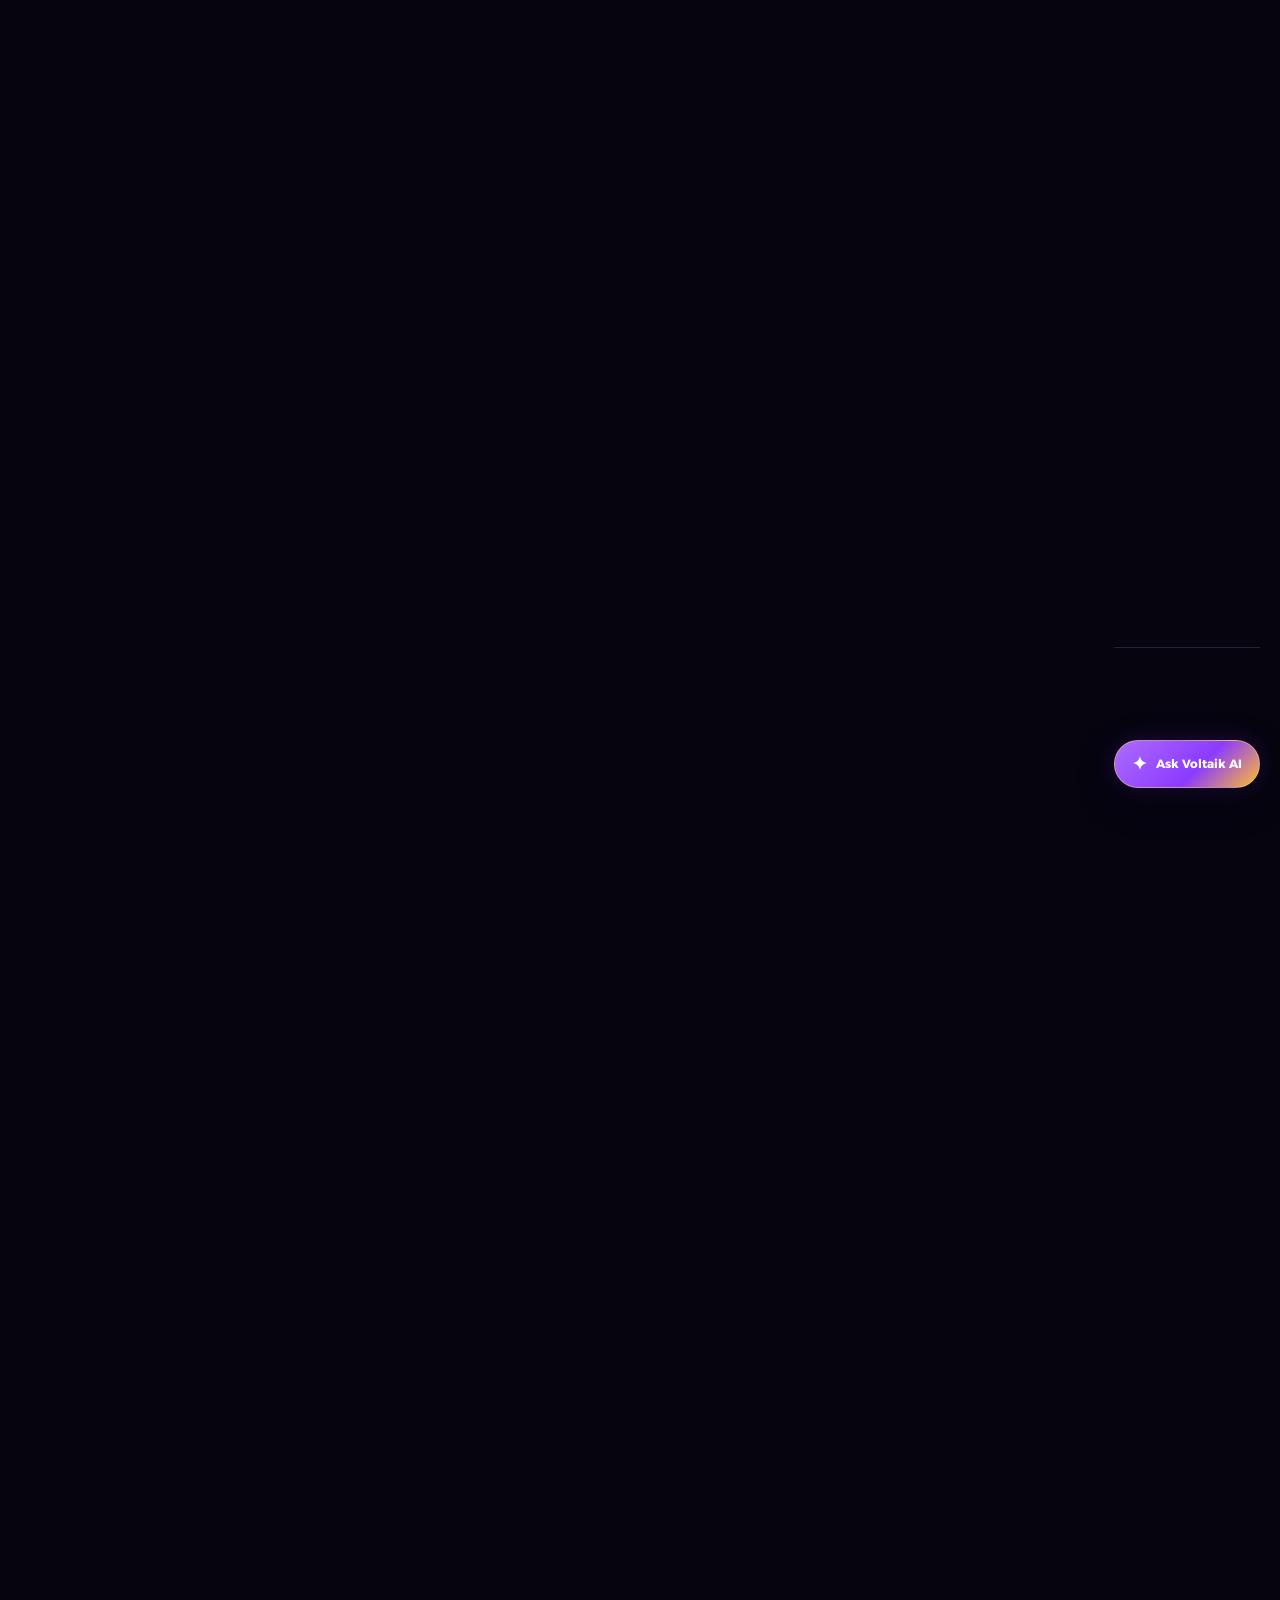
<file: index.html>
<!doctype html>
<html lang="en">
  <head>
    <meta charset="utf-8" />
    <meta name="viewport" content="width=device-width, initial-scale=1" />
    <meta name="author" content="Mohamed Boualamallah" />
    <title>voltaik AI</title>
    <meta
      name="description"
      content="Implement AI Into Your Solar Business To Scale."
    />
    <meta name="keywords" content="AI for solar companies, AI solar lead generation, AI lead generation for solar, Solar sales automation, Solar appointment setting, Qualified solar leads, Solar consultation booking, Solar lead follow-up, Solar CRM automation, AI-generated ads for solar companies, Meta ads for solar companies, Facebook ads for solar leads, AI voice agent for solar companies, AI calling solar leads, Instant lead response for solar, Automated solar lead qualification, Solar appointment reminder system, Solar no-show reduction, Pay-per-sit solar leads, AI marketing agency for solar companies, AI system for booking solar appointments, AI that calls solar leads within 5 minutes, Automated lead qualification for solar installers, How to get more qualified solar consultations, How solar companies can generate more leads, How to follow up with solar leads faster, Best AI tools for solar companies, How to increase solar appointment show rates, AI lead generation and appointment setting for solar companies" />
    <meta name="robots" content="index, follow" />
    <link rel="canonical" href="https://voltaikai.com/" />
    <link rel="icon" type="image/png" href="https://assets.cdn.filesafe.space/N5PTcspkmCCeIrr8dXy7/media/6aa96abec73b042e140d70ef.png" />
    <meta property="og:type" content="website" />
    <meta property="og:site_name" content="Voltaik AI" />
    <meta property="og:title" content="AI Lead Generation & Solar Appointment Setting | Voltaik AI" />
    <meta
      property="og:description"
      content="AI-generated Meta ads, an AI voice agent that calls new leads within 0-5 minutes, and automated reminders that book qualified consultations for U.S. solar businesses."
    />
    <meta property="og:url" content="https://voltaikai.com/" />
    <meta name="twitter:card" content="summary" />
    <meta name="twitter:title" content="Voltaik AI - AI-Booked Consultations for Solar Companies" />
    <meta
      name="twitter:description"
      content="AI ads, a 0-5 minute AI voice caller, and automated reminders that turn solar leads into kept, qualified consultations."
    />
    <link rel="preconnect" href="https://fonts.googleapis.com" />
    <link rel="preconnect" href="https://fonts.gstatic.com" crossorigin />
    <link
      href="https://fonts.googleapis.com/css2?family=Alexandria:wght@300;400;500;600;700&family=Bricolage+Grotesque:opsz,wght@12..96,400;12..96,600;12..96,800&display=swap"
      rel="stylesheet"
    />
    <link rel="stylesheet" href="/chatbot.css" />
    <script>
      if ("scrollRestoration" in history) {
        history.scrollRestoration = "manual";
      }

      window.addEventListener("load", () => {
        if (!window.location.hash) {
          window.scrollTo(0, 0);
        }
      });
    </script>
    <script type="application/ld+json">
      {
        "@context": "https://schema.org",
        "@type": "Organization",
        "@id": "https://voltaikai.com/#organization",
        "name": "Voltaik AI",
        "alternateName": "Voltaik AI solar lead generation",
        "description": "Voltaik AI is a pay-per-sit solar lead generation and appointment-setting platform for U.S. solar installers and sales organizations.",
        "url": "https://voltaikai.com/",
        "logo": "https://assets.cdn.filesafe.space/N5PTcspkmCCeIrr8dXy7/media/6aa96abec73b042e140d70ef.png",
        "email": "mohamed@voltaikai.com",
        "telephone": "+1-213-789-4750",
        "knowsAbout": [
          "Solar lead generation",
          "Solar appointment setting",
          "AI voice agents for solar companies",
          "Solar Meta advertising",
          "Pay-per-sit solar consultations"
        ],
        "areaServed": {
          "@type": "Country",
          "name": "United States"
        },
        "founder": {
          "@type": "Person",
          "@id": "https://qa.linkedin.com/in/mohamedboualamallah",
          "name": "Mohamed Boualamallah",
          "url": "https://qa.linkedin.com/in/mohamedboualamallah"
        },
        "makesOffer": {
          "@type": "Offer",
          "itemOffered": {
            "@type": "Service",
            "name": "AI Ads, Lead Calling & Appointment Setting for Solar Companies",
            "serviceType": "Solar lead generation and appointment setting",
            "provider": { "@type": "Organization", "name": "Voltaik AI" },
            "areaServed": { "@type": "Country", "name": "United States" },
            "audience": {
              "@type": "BusinessAudience",
              "audienceType": "Solar installers and solar sales organizations"
            }
          }
        }
      }
    </script>
    <script type="application/ld+json">
      {
        "@context": "https://schema.org",
        "@type": "FAQPage",
        "mainEntity": [
          {
            "@type": "Question",
            "name": "What does Voltaik AI do for solar companies?",
            "acceptedAnswer": {
              "@type": "Answer",
              "text": "Voltaik AI runs the full acquisition system for a solar business: AI-generated, UGC-style Meta ads (Facebook and Instagram) with instant lead forms geo-targeted to the client's service area; an AI voice agent that calls every new lead within 0-5 minutes of opt-in to double-qualify them and book a consultation; and automated SMS and email reminders plus a pre-call reminder call to reduce no-shows."
            }
          },
          {
            "@type": "Question",
            "name": "How fast does the AI voice agent call new leads?",
            "acceptedAnswer": {
              "@type": "Answer",
              "text": "Within 0 to 5 minutes of the lead opting in through the ad's instant form."
            }
          },
          {
            "@type": "Question",
            "name": "Why does calling a lead within 5 minutes matter?",
            "acceptedAnswer": {
              "@type": "Answer",
              "text": "Lead-response research from MIT and InsideSales.com, popularized by Harvard Business Review, found that contacting a lead within 5 minutes makes a business up to 100 times more likely to reach that lead and about 21 times more likely to qualify them, compared with waiting 30 minutes. Voltaik AI's AI voice agent is built to hit that 0-5 minute window on every lead automatically."
            }
          },
          {
            "@type": "Question",
            "name": "What counts as a qualified lead or qualified sit?",
            "acceptedAnswer": {
              "@type": "Answer",
              "text": "Voltaik AI works with each client to set their own qualification criteria, such as a minimum monthly utility bill, homeowner status, or roof condition. Only leads that meet the client's chosen criteria are booked as consultations."
            }
          },
          {
            "@type": "Question",
            "name": "Can the AI voice agent sound like our own team?",
            "acceptedAnswer": {
              "@type": "Answer",
              "text": "Yes. Voltaik AI can clone a client's voice for the AI caller and write custom setter scripts so the outreach matches the client's brand."
            }
          },
          {
            "@type": "Question",
            "name": "What kind of businesses does Voltaik AI work with?",
            "acceptedAnswer": {
              "@type": "Answer",
              "text": "Voltaik AI works exclusively with solar businesses, including installers and solar sales organizations, across the United States."
            }
          },
          {
            "@type": "Question",
            "name": "Who founded Voltaik AI?",
            "acceptedAnswer": {
              "@type": "Answer",
              "text": "Voltaik AI was founded by Mohamed Boualamallah."
            }
          }
        ]
      }
    </script>
    <style>
      :root {
        --void: #06040f;
        --plum: #170a30;
        --plum2: #1f0e3d;
        --violet: #8b3bff;
        --violet2: #ad6bff;
        --amber: #ffbe2e;
        --amber2: #ffd772;
        --lilac: #ecdcff;
        --paper: #f8f7ff;
        --line: rgba(236, 220, 255, 0.14);
        --ease: cubic-bezier(0.23, 1, 0.32, 1);
      }
      * {
        box-sizing: border-box;
      }
      html {
        scroll-behavior: smooth;
        background: var(--void);
      }
      body {
        margin: 0;
        min-width: 320px;
        background: var(--void);
        color: var(--paper);
        font-family: Alexandria, sans-serif;
        line-height: 1.65;
        -webkit-font-smoothing: antialiased;
        overflow-x: hidden;
      }
      a {
        color: inherit;
        text-decoration: none;
      }
      img {
        max-width: 100%;
      }
      ::selection {
        background: rgba(139, 59, 255, 0.4);
        color: #fff;
      }
      .shell {
        position: relative;
        overflow: clip;
        background: var(--void);
        background-image:
          radial-gradient(circle at 15% 8%, rgba(139, 59, 255, 0.16), transparent 42%),
          radial-gradient(circle at 88% 20%, rgba(255, 190, 46, 0.1), transparent 40%),
          radial-gradient(circle at 50% 95%, rgba(139, 59, 255, 0.14), transparent 45%);
      }
      .frame {
        width: min(100% - 32px, 1080px);
        max-width: 1080px;
        margin-inline: auto;
      }
      .header {
        position: sticky;
        top: 0;
        z-index: 40;
        display: flex;
        align-items: center;
        justify-content: space-between;
        min-height: 60px;
        height: auto;
        padding: 10px 12px;
        gap: 10px;
        border-bottom: 1px solid var(--line);
        background: rgba(6, 4, 15, 0.75);
        backdrop-filter: blur(14px);
        -webkit-backdrop-filter: blur(14px);
      }
      .brand {
        display: inline-flex;
        align-items: center;
        gap: 9px;
        font-family: "Bricolage Grotesque", sans-serif;
        min-height: 40px;
        font-size: 16px;
        font-weight: 700;
        letter-spacing: -0.06em;
      }
      .brand img {
        width: 26px;
        height: 26px;
        object-fit: contain;
      }
      .ai {
        background: linear-gradient(120deg, var(--violet2), var(--amber));
        -webkit-background-clip: text;
        background-clip: text;
        color: transparent;
      }
      nav.primary-nav {
        display: none;
      }
      .button {
        display: inline-flex;
        align-items: center;
        justify-content: center;
        gap: 9px;
        min-height: 48px;
        padding: 0 18px;
        text-align: center;
        border-radius: 999px;
        background: linear-gradient(120deg, var(--amber2), var(--amber));
        color: #221200;
        font-size: 13px;
        font-weight: 700;
        box-shadow: 0 10px 26px -8px rgba(255, 190, 46, 0.45);
        transition: transform 0.2s var(--ease), box-shadow 0.2s ease;
      }
      .button:hover {
        transform: translateY(-2px);
        box-shadow: 0 14px 30px -6px rgba(255, 190, 46, 0.55);
      }
      .button.ghost {
        background: none;
        border: 1px solid rgba(236, 220, 255, 0.28);
        color: var(--paper);
        box-shadow: none;
      }
      .button.ghost:hover {
        border-color: rgba(139, 59, 255, 0.6);
        background: rgba(139, 59, 255, 0.12);
      }
      section {
        position: relative;
        z-index: 1;
        padding: 52px 0;
        border-top: 1px solid var(--line);
      }
      section#top {
        border-top: none;
        padding: 48px 0 42px;
      }
      #hero {
        overflow: hidden;
      }
      #hero .frame {
        display: flex;
        flex-direction: column;
        align-items: center;
        text-align: center;
      }
      #hero .label {
        margin-inline: auto;
      }
      .hero-title {
        width: min(100%, 920px);
        margin: 20px auto 0;
        font-size: clamp(2.25rem, 5.2vw, 4.75rem);
        line-height: 1.02;
        letter-spacing: -0.06em;
        text-wrap: balance;
      }
      .hero-accent {
        display: block;
        margin-top: 0.08em;
        font-family: "Bricolage Grotesque", sans-serif;
        font-size: clamp(3rem, 10vw, 8rem);
        font-weight: 900;
        line-height: 0.92;
        letter-spacing: -0.075em;
        white-space: nowrap;
        text-align: center;
        text-decoration: underline;
        text-decoration-thickness: 0.045em;
        text-underline-offset: 0.08em;
      }
      #hero .lede {
        width: min(100%, 650px);
        margin: 26px auto 0;
      }
      #hero .cta-row {
        justify-content: center;
        width: min(100%, 520px);
        margin-top: 30px;
      }
      .label {
        display: inline-flex;
        align-items: center;
        gap: 7px;
        color: var(--amber);
        text-transform: uppercase;
        font-size: 10px;
        font-weight: 700;
        letter-spacing: 0.16em;
        line-height: 1.4;
      }
      .label:before {
        content: "";
        width: 16px;
        height: 1px;
        background: var(--amber);
      }
      h1 {
        margin: 16px 0 16px;
        font-size: clamp(32px, 10vw, 54px);
        font-weight: 500;
        line-height: 1.06;
        letter-spacing: -0.06em;
        max-width: 780px;
      }
      h1 .accent {
        display: block;
        white-space: normal !important;
        background: linear-gradient(100deg, var(--amber2), var(--amber) 60%);
        -webkit-background-clip: text;
        background-clip: text;
        color: transparent;
        font-weight: 800;
        font-family: "Bricolage Grotesque", sans-serif;
      }
      h2 {
        font-size: clamp(26px, 8vw, 38px);
        font-weight: 500;
        line-height: 1.1;
        letter-spacing: -0.05em;
        margin: 12px 0 22px;
        max-width: 640px;
      }
      .lede {
        max-width: 600px;
        margin: 0 0 28px;
        color: rgba(236, 220, 255, 0.75);
        font-size: 15px;
        line-height: 1.7;
      }
      .cta-row {
        display: flex;
        flex-wrap: wrap;
        gap: 12px;
        margin-top: 8px;
      }
      .cta-row .button {
        width: 100%;
      }
      .steps {
        display: grid;
        grid-template-columns: 1fr;
        gap: 14px;
      }
      .step {
        display: flex;
        gap: 12px;
        padding: 18px;
        border-radius: 16px;
        border: 1px solid var(--line);
        background: linear-gradient(155deg, rgba(31, 14, 61, 0.5), rgba(23, 10, 48, 0.3));
      }
      .step-index {
        flex: none;
        font-family: "Bricolage Grotesque", sans-serif;
        font-size: 13px;
        font-weight: 700;
        color: var(--amber);
      }
      .step h3 {
        margin: 0 0 6px;
        font-size: 17px;
        font-weight: 600;
        letter-spacing: -0.03em;
      }
      .step p {
        margin: 0;
        font-size: 14px;
        color: rgba(236, 220, 255, 0.68);
      }
      .note-card {
        margin-top: 18px;
        padding: 16px;
        border-radius: 14px;
        border: 1px solid rgba(255, 190, 46, 0.35);
        background: rgba(255, 190, 46, 0.08);
        font-size: 13.5px;
        color: rgba(236, 220, 255, 0.82);
        max-width: 720px;
      }
      .note-card strong {
        color: var(--amber2);
      }
      .cards {
        display: grid;
        grid-template-columns: 1fr;
        gap: 16px;
      }
      .card {
        padding: 20px;
        border-radius: 18px;
        border: 1px solid var(--line);
        background: linear-gradient(155deg, rgba(31, 14, 61, 0.5), rgba(23, 10, 48, 0.3));
      }
      .card h3 {
        margin: 0 0 8px;
        font-size: 20px;
        font-weight: 600;
        letter-spacing: -0.04em;
      }
      .card ul {
        margin: 12px 0 0;
        padding-left: 18px;
        font-size: 14px;
        color: rgba(236, 220, 255, 0.72);
        line-height: 1.7;
      }
      .card.accent {
        border-color: rgba(255, 190, 46, 0.4);
      }
      .list-plain {
        margin: 0;
        padding-left: 20px;
        color: rgba(236, 220, 255, 0.75);
        font-size: 15px;
        line-height: 1.8;
        max-width: 640px;
      }
      details.faq {
        border-bottom: 1px solid var(--line);
        padding: 17px 0;
      }
      details.faq summary {
        cursor: pointer;
        min-height: 28px;
        align-items: center;
        font-size: 15px;
        font-weight: 600;
        letter-spacing: -0.02em;
        list-style: none;
        display: flex;
        justify-content: space-between;
        gap: 12px;
      }
      details.faq summary::-webkit-details-marker {
        display: none;
      }
      details.faq summary:after {
        content: "+";
        color: var(--amber);
        font-size: 20px;
        flex: none;
      }
      details.faq[open] summary:after {
        content: "\2212";
      }
      details.faq p {
        margin: 12px 0 0;
        color: rgba(236, 220, 255, 0.72);
        font-size: 14.5px;
        line-height: 1.75;
        max-width: 680px;
      }
      .about-copy {
        display: flex;
        flex-direction: column;
        gap: 8px;
        max-width: 640px;
      }
      .about-copy p {
        margin: 0;
        font-size: 14.5px;
        color: rgba(236, 220, 255, 0.72);
      }
      .closing {
        text-align: center;
      }
      .closing .frame {
        display: flex;
        flex-direction: column;
        align-items: center;
      }
      .closing h2 {
        max-width: 560px;
      }
      .footer {
        padding: 28px 0;
        text-align: center;
        border-top: 1px solid var(--line);
      }
      .footer-contact {
        display: flex;
        flex-wrap: wrap;
        justify-content: center;
        gap: 8px 12px;
        font-size: 13.5px;
        color: rgba(236, 220, 255, 0.7);
        margin-bottom: 14px;
      }
      .footer-contact a:hover {
        color: var(--paper);
      }
      .footer-links {
        display: flex;
        flex-wrap: wrap;
        justify-content: center;
        gap: 10px;
        color: rgba(236, 220, 255, 0.55);
        font-size: 12.5px;
      }
      @media (min-width: 700px) {
        .header {
          height: 78px;
          padding: 0 max(32px, calc((100vw - 1080px) / 2));
        }
        nav.primary-nav {
          display: flex;
          gap: 22px;
          font-size: 13.5px;
          color: rgba(236, 220, 255, 0.75);
        }
        nav.primary-nav a:hover {
          color: var(--paper);
        }
        .header-actions {
          display: flex;
          align-items: center;
          gap: 22px;
        }
        section {
          padding: 92px 0;
        }
        section#top {
          padding: 96px 0 72px;
        }
        .steps {
          grid-template-columns: repeat(2, 1fr);
        }
        .cards {
          grid-template-columns: repeat(2, 1fr);
        }
        .cta-row .button {
          width: auto;
        }
      }
      .stagger-item {
        opacity: 0;
        filter: blur(10px);
        transform: translate3d(0, 24px, 0) scale(0.975);
        pointer-events: none;
        backface-visibility: hidden;
        transition:
          opacity 0.65s var(--ease),
          transform 0.65s var(--ease),
          filter 0.65s var(--ease);
        will-change: opacity, transform, filter;
      }

      .stagger-item.is-visible {
        opacity: 1;
        filter: blur(0);
        transform: translate3d(0, 0, 0) scale(1);
        pointer-events: auto;
        transition-delay: var(--stagger-delay, 0ms);
      }

      .stagger-item:not(.is-visible) {
        transition-delay: 0ms;
      }

      .page-leaving .stagger-item {
        opacity: 0;
        filter: blur(10px);
        transform: translate3d(0, -16px, 0) scale(0.98);
        transition-delay: 0ms;
      }

      details.faq {
        contain: layout style;
      }
      details.faq p {
        overflow: hidden;
        max-height: 0;
        margin-top: 0;
        opacity: 0;
        filter: blur(8px);
        transform: translate3d(0, -6px, 0);
        transition:
          max-height 0.55s var(--ease),
          margin-top 0.45s var(--ease),
          opacity 0.4s ease,
          filter 0.55s var(--ease),
          transform 0.55s var(--ease);
        will-change: max-height, opacity, filter, transform;
      }
      details.faq.is-expanded p {
        margin-top: 12px;
        opacity: 1;
        filter: blur(0);
        transform: translate3d(0, 0, 0);
      }
      details.faq summary:after {
        transition: transform 0.45s var(--ease), filter 0.45s ease;
        will-change: transform, filter;
      }
      details.faq.is-expanded summary:after {
        transform: rotate(180deg) scale(1.08);
        filter: blur(0.4px);
      }

      @media (prefers-reduced-motion: reduce) {
        html {
          scroll-behavior: auto;
        }

        *, *::before, *::after {
          animation: none !important;
          transition: none !important;
        }

        details.faq p {
          max-height: none !important;
          margin-top: 12px;
          opacity: 1;
          filter: none;
          transform: none;
        }
      }
    </style>
  </head>
  <body>
    <div class="shell">
      <header class="header">
        <a class="brand" href="#top"
          ><img src="[data-uri]" alt="Voltaik AI logo" /><span
            >voltaik<span class="ai">ai</span></span
          ></a
        >
        <nav class="primary-nav" aria-label="Primary">
          <a href="#how-it-works">How it works</a>
          <a href="#qualification">Qualification</a>
          <a href="#faq">FAQ</a>
        </nav>
        <div class="header-actions">
          <a class="button ghost" href="tel:+12137894750" style="display:none"></a>
          <a class="button" href="/book">Book A Call</a>
        </div>
      </header>

      <main id="top">
        <section id="hero">
          <div class="frame">
            <span class="label">AI acquisition for solar companies</span>
            <h1 class="hero-title">
              Implement AI Into Your Solar Business To
              <span class="accent hero-accent" style="letter-spacing:-1px;">SCALE</span>
            </h1>
            <p class="lede">
              Voltaik AI runs the ads, calls every lead within 0-5 minutes
              with an AI voice agent, and reminds them right up until the
              appointment - so solar businesses spend less time chasing
              leads and more time sitting in front of homeowners who actually
              qualify.
            </p>
            <div class="cta-row">
              <a class="button" href="/book"
                >Book A Call <span aria-hidden="true">&rarr;</span></a
              >
              <a class="button ghost" href="#how-it-works">See how it works</a>
            </div>
          </div>
        </section>

        <section id="how-it-works">
          <div class="frame">
            <span class="label">How it works</span>
            <h2>AI lead generation and appointment setting for solar companies.</h2>
            <div class="steps">
              <article class="step">
                <span class="step-index">01</span>
                <div>
                  <h3>AI-generated ads for solar companies</h3>
                  <p>
                    UGC-style ad creative for Facebook and Instagram, run with
                    instant lead forms and geographic targeting filters so
                    only people in a client's chosen service area see the ad.
                  </p>
                </div>
              </article>
              <article class="step">
                <span class="step-index">02</span>
                <div>
                  <h3>AI voice agent for solar companies</h3>
                  <p>
                    The moment someone opts in, an AI voice agent calls them
                    - typically within 0 to 5 minutes - for instant lead
                    response and to double-qualify the
                    lead against the client's criteria and book a
                    consultation on the spot.
                  </p>
                </div>
              </article>
              <article class="step">
                <span class="step-index">03</span>
                <div>
                  <h3>Solar appointment reminder system</h3>
                  <p>
                    Leading up to the consultation, the lead gets SMS and
                    email reminders, plus a reminder call beforehand, to reduce
                    solar no-shows and keep show-up rates high.
                  </p>
                </div>
              </article>
              <article class="step">
                <span class="step-index">04</span>
                <div>
                  <h3>Solar consultation booking</h3>
                  <p>
                    A qualified, confirmed consultation is booked directly
                    onto your calendar - you show up to the appointment, we
                    handle everything before it.
                  </p>
                </div>
              </article>
            </div>
            <div class="note-card">
              <strong>Why 0-5 minutes matters:</strong> Lead-response research
              from MIT and InsideSales.com, popularized by Harvard Business
              Review, found that contacting a lead within 5 minutes makes a
              business up to <strong>100x more likely to reach them</strong>
              and roughly <strong>21x more likely to qualify them</strong>,
              compared with waiting 30 minutes. Voltaik AI's voice agent is
              built to hit that window on every single lead, automatically.
            </div>
          </div>
        </section>

        <section id="qualification">
          <div class="frame">
            <span class="label">Qualification</span>
            <h2>You set what counts as a qualified sit.</h2>
            <p class="lede">
              Every client defines their own qualification criteria, and the
              AI voice agent screens against it before booking anyone onto
              the calendar. Typical criteria clients use include:
            </p>
            <ul class="list-plain">
              <li>Minimum monthly utility bill (for example, $200+)</li>
              <li>Homeownership status</li>
              <li>Roof condition</li>
              <li>Any other criteria specific to a client's ideal customer</li>
            </ul>
          </div>
        </section>

        <section id="customization">
          <div class="frame">
            <span class="label">Built around your brand</span>
            <h2>Flexible and tailored, not off-the-shelf.</h2>
            <div class="steps">
              <article class="step">
                <span class="step-index">＋</span>
                <div>
                  <h3>Voice cloning</h3>
                  <p>
                    The AI voice agent can be built to speak in a clone of a
                    client's own voice.
                  </p>
                </div>
              </article>
              <article class="step">
                <span class="step-index">＋</span>
                <div>
                  <h3>Custom setter scripts</h3>
                  <p>
                    Voltaik AI writes the qualifying and booking scripts to
                    match a client's brand, tone, and offer.
                  </p>
                </div>
              </article>
              <article class="step">
                <span class="step-index">＋</span>
                <div>
                  <h3>Branded lead experience</h3>
                  <p>
                    The ads, conversations, reminders, and booking flow are
                    shaped around the way your team sells and serves customers.
                  </p>
                </div>
              </article>
            </div>
          </div>
        </section>

        <section id="about">
          <div class="frame">
            <span class="label">About</span>
            <h2>Built by Mohamed Boualamallah.</h2>
            <div class="about-copy">
              <p>
                I'm Mohamed Boualamallah, the founder of Voltaik AI and the
                person behind <a href="https://www.youtube.com/@MoGrowSolar" target="_blank" style="color: #cc54ff; text-decoration: underline;">MoGrowSolar</a>. I use what I've
                learned about AI and marketing to help solar businesses
                generate better leads and book more qualified consultations.
              </p>
              <p>
                Voltaik AI brings together AI-generated ads, instant lead
                calling, and automated reminders in one system built for solar
                companies.
              </p>
            </div>
          </div>
        </section>

        <section id="faq">
          <div class="frame">
            <span class="label">FAQ</span>
            <h2>Common questions.</h2>
            <details class="faq" open>
              <summary>What does Voltaik AI do for solar companies?</summary>
              <p>
                Voltaik AI runs the full acquisition system for a solar
                business: AI-generated, UGC-style Meta ads with instant lead
                forms geo-targeted to the client's service area; an AI voice
                agent that calls every new lead within 0-5 minutes of opt-in
                to double-qualify them and book a consultation; and automated
                SMS and email reminders plus a pre-call reminder call to
                reduce no-shows.
              </p>
            </details>
            <details class="faq">
              <summary>How fast does the AI voice agent call new leads?</summary>
              <p>Within 0 to 5 minutes of the lead opting in through the ad's instant form.</p>
            </details>
            <details class="faq">
              <summary>What counts as a qualified lead or qualified sit?</summary>
              <p>
                Each client sets their own qualification criteria - for
                example a minimum monthly utility bill, homeowner status, or
                roof condition. Only leads that meet a client's chosen
                criteria are booked as consultations.
              </p>
            </details>
            <details class="faq">
              <summary>Can the AI voice agent sound like our own team?</summary>
              <p>
                Yes - Voltaik AI can clone a client's voice for the AI caller
                and write custom setter scripts to match the client's brand.
              </p>
            </details>
            <details class="faq">
              <summary>What kind of businesses does Voltaik AI work with?</summary>
              <p>
                Exclusively solar businesses - installers and solar sales
                organizations - across the United States.
              </p>
            </details>
          </div>
        </section>

        <section class="closing">
          <div class="frame">
            <span class="label">Get started</span>
            <h2>Think you're a good fit?</h2>
            <a class="button" href="/book"
              >Book A Call <span aria-hidden="true">&rarr;</span></a
            >
          </div>
        </section>
      </main>

      <footer class="footer frame">
        <div class="footer-contact">
          <a href="mailto:mohamed@voltaikai.com">mohamed@voltaikai.com</a>
          <span>&middot;</span>
          <a href="tel:+12137894750">+1 (213) 789-4750</a>
        </div>
        <div class="footer-links">
          <span>&copy; Voltaik AI</span><span>&middot;</span
          ><a href="/privacy">Privacy Policy</a
          ><span>&middot;</span><a href="/terms">Terms</a>
        </div>
      </footer>
    </div>
    <script>
      (() => {
        const reducedMotion = window.matchMedia('(prefers-reduced-motion: reduce)').matches;
        const ignoredTags = new Set(['script', 'style', 'link', 'meta', 'noscript']);
        const elements = Array.from(document.querySelectorAll('body *')).filter((element) => {
          const tag = element.tagName && element.tagName.toLowerCase();
          if (!tag || ignoredTags.has(tag)) return false;
          if (element.closest('script, style, link, meta')) return false;
          return true;
        });

        if (!reducedMotion) {
          elements.forEach((element, index) => {
            element.classList.add('stagger-item');
            element.style.setProperty('--stagger-order', index);
          });

          let revealSequence = 0;
          const revealObserver = new IntersectionObserver((entries) => {
            entries
              .sort((first, second) => first.boundingClientRect.top - second.boundingClientRect.top)
              .forEach((entry) => {
                const element = entry.target;
                if (entry.isIntersecting) {
                  if (!element.classList.contains('is-visible')) {
                    element.style.setProperty('--stagger-delay', `${(revealSequence++ % 7) * 45}ms`);
                    element.classList.add('is-visible');
                  }
                } else if (element.classList.contains('is-visible')) {
                  element.classList.remove('is-visible');
                }
              });
          }, {
            root: null,
            rootMargin: '220px 0px 220px 0px',
            threshold: 0.01
          });

          elements.forEach((element) => revealObserver.observe(element));

          document.querySelectorAll('a[href]').forEach((link) => {
            link.addEventListener('click', (event) => {
              const href = link.getAttribute('href');
              if (!href || href.startsWith('#') || link.target === '_blank') return;
              event.preventDefault();
              document.body.classList.add('page-leaving');
              window.setTimeout(() => {
                window.location.href = href;
              }, 360);
            });
          });

          window.addEventListener('pagehide', () => {
            document.body.classList.add('page-leaving');
          });
        }

        const faqItems = Array.from(document.querySelectorAll('details.faq'));

        const setFaqHeight = (faq, height) => {
          const answer = faq.querySelector('p');
          if (answer) answer.style.maxHeight = `${height}px`;
        };

        faqItems.forEach((faq) => {
          const summary = faq.querySelector('summary');
          const answer = faq.querySelector('p');
          if (!summary || !answer) return;

          if (faq.open) {
            faq.classList.add('is-expanded');
            if (!reducedMotion) setFaqHeight(faq, answer.scrollHeight);
          }

          summary.addEventListener('click', (event) => {
            event.preventDefault();
            const shouldOpen = !faq.open;

            if (reducedMotion) {
              faq.open = shouldOpen;
              faq.classList.toggle('is-expanded', shouldOpen);
              return;
            }

            if (shouldOpen) {
              faq.open = true;
              faq.classList.add('is-expanded');
              setFaqHeight(faq, 0);
              requestAnimationFrame(() => setFaqHeight(faq, answer.scrollHeight));
              return;
            }

            setFaqHeight(faq, answer.scrollHeight);
            faq.classList.remove('is-expanded');
            requestAnimationFrame(() => setFaqHeight(faq, 0));
            answer.addEventListener('transitionend', () => {
              if (!faq.classList.contains('is-expanded')) faq.open = false;
            }, { once: true });
          });
        });
      })();
    </script>
    <script src="/chatbot.js"></script>
  </body>
</html>
</file>
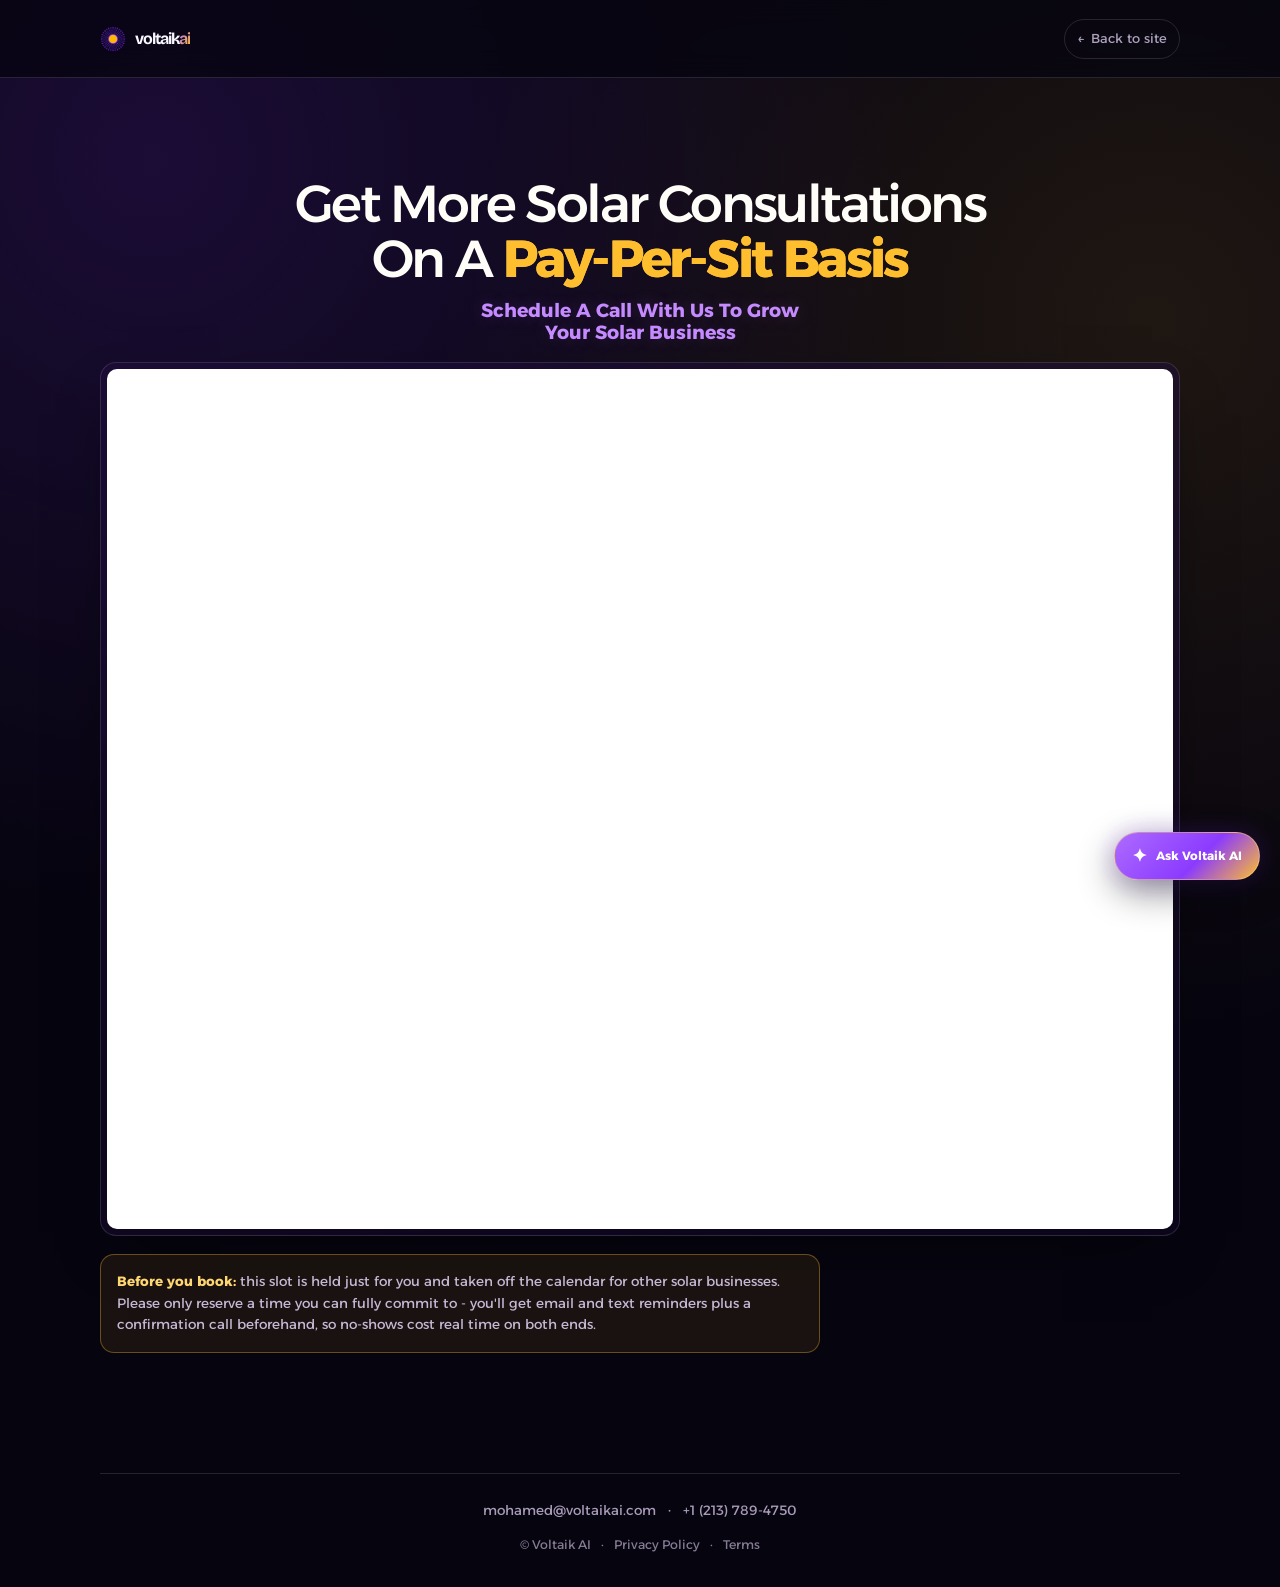
<file: book.html>
<!doctype html>
<html lang="en">
  <head>
    <meta charset="utf-8" />
    <meta name="viewport" content="width=device-width, initial-scale=1" />
    <meta name="author" content="Mohamed Boualamallah" />
    <title>Book A Free Strategy Call</title>
    <meta
      name="description"
      content="Think You Are A Good Fit? Book A Call With Us To See How We Can Get You More Solar Consultations On A Pay-Per-Sit Basis."
    />
    <meta name="robots" content="index, follow" />
    <link rel="canonical" href="https://voltaikai.com/book" />
    <link rel="icon" type="image/png" href="https://assets.cdn.filesafe.space/N5PTcspkmCCeIrr8dXy7/media/6aa96abec73b042e140d70ef.png" />
    <meta property="og:type" content="website" />
    <meta property="og:site_name" content="Voltaik AI" />
    <link rel="preconnect" href="https://fonts.googleapis.com" />
    <link rel="preconnect" href="https://fonts.gstatic.com" crossorigin />
    <link
      href="https://fonts.googleapis.com/css2?family=Alexandria:wght@300;400;500;600;700&family=Bricolage+Grotesque:opsz,wght@12..96,400;12..96,600;12..96,800&display=swap"
      rel="stylesheet"
    />
    <link rel="stylesheet" href="/chatbot.css" />
    <style>
      :root {
        --void: #06040f;
        --plum: #170a30;
        --plum2: #1f0e3d;
        --violet: #8b3bff;
        --violet2: #ad6bff;
        --amber: #ffbe2e;
        --amber2: #ffd772;
        --lilac: #ecdcff;
        --paper: #f8f7ff;
        --headline: #fffdf8;
        --cta-lilac: #c58aff;
        --soft-lilac: #e2d4ff;
        --line: rgba(236, 220, 255, 0.14);
      }
      * {
        box-sizing: border-box;
      }
      html {
        background: var(--void);
      }
      body {
        margin: 0;
        min-width: 320px;
        background: var(--void);
        color: var(--paper);
        font-family: Alexandria, sans-serif;
        line-height: 1.6;
        -webkit-font-smoothing: antialiased;
        overflow-x: hidden;
      }
      a {
        color: inherit;
        text-decoration: none;
      }
      .shell {
        position: relative;
        overflow: clip;
        background: var(--void);
        background-image:
          radial-gradient(circle at 12% 10%, rgba(139, 59, 255, 0.16), transparent 42%),
          radial-gradient(circle at 90% 20%, rgba(255, 190, 46, 0.1), transparent 42%);
      }
      .frame {
        width: min(100% - 32px, 1080px);
        max-width: 1080px;
        margin-inline: auto;
      }
      .header {
        position: sticky;
        top: 0;
        z-index: 40;
        display: flex;
        align-items: center;
        justify-content: space-between;
        min-height: 60px;
        height: auto;
        padding: 10px 12px;
        gap: 10px;
        width: 100%;
        max-width: none;
        margin-inline: 0;
        border-bottom: 1px solid var(--line);
        background: rgba(6, 4, 15, 0.75);
        backdrop-filter: blur(14px);
        -webkit-backdrop-filter: blur(14px);
      }
      .brand {
        display: inline-flex;
        align-items: center;
        gap: 9px;
        min-width: 0;
        flex: 1 1 auto;
        white-space: nowrap;
        font-family: "Bricolage Grotesque", sans-serif;
        min-height: 40px;
        font-size: 16px;
        font-weight: 700;
        letter-spacing: -0.06em;
      }
      .brand img {
        width: 26px;
        height: 26px;
        object-fit: contain;
      }
      .ai {
        background: linear-gradient(120deg, var(--violet2), var(--amber));
        -webkit-background-clip: text;
        background-clip: text;
        color: transparent;
      }
      .back {
        display: inline-flex;
        align-items: center;
        flex: 0 0 auto;
        gap: 6px;
        font-size: 13px;
        color: rgba(236, 220, 255, 0.72);
        border: 1px solid var(--line);
        min-height: 40px;
        padding: 8px 12px;
        white-space: nowrap;
        border-radius: 999px;
        transition: color 0.2s ease, border-color 0.2s ease, background 0.2s ease;
      }
      .back:hover {
        color: var(--paper);
        border-color: rgba(139, 59, 255, 0.55);
        background: rgba(139, 59, 255, 0.1);
      }
      main {
        position: relative;
        z-index: 1;
        padding: 44px 0 64px;
      }
      .label {
        display: inline-flex;
        align-items: center;
        gap: 7px;
        color: var(--amber);
        text-transform: uppercase;
        font-size: 11px;
        font-weight: 700;
        letter-spacing: 0.16em;
      }
      .label:before {
        content: "";
        width: 16px;
        height: 1px;
        background: var(--amber);
      }
      h1 {
        margin: 14px auto 14px;
        max-width: 760px;
        color: var(--headline);
        font-size: clamp(30px, 9vw, 52px);
        font-weight: 500;
        line-height: 1.06;
        letter-spacing: -0.05em;
        text-align: center;
      }
      h1 .accent {
        background: linear-gradient(100deg, var(--amber2), var(--amber) 60%);
        -webkit-background-clip: text;
        background-clip: text;
        color: transparent;
        font-weight: 700;
      }
      .lede {
        max-width: 350px;
        margin: 0 auto 18px;
        color: var(--cta-lilac);
        font-size: 19px;
        font-weight: 700;
        line-height: 1.15;
        text-align: center;
        text-shadow: 0 0 18px rgba(197, 138, 255, 0.2);
      }
      .booking-card {
        border-radius: 16px;
        border: 1px solid var(--line);
        background: linear-gradient(160deg, rgba(31, 14, 61, 0.55), rgba(23, 10, 48, 0.35));
        box-shadow: 0 24px 60px -28px rgba(0, 0, 0, 0.75);
        padding: 6px;
        overflow: hidden;
      }
      .booking-card iframe {
        display: block;
        width: 100%;
        min-height: 720px;
        border: none;
        border-radius: 10px;
        background: #fff;
      }
      .trust {
        display: grid;
        gap: 10px;
        margin-top: 22px;
        color: rgba(236, 220, 255, 0.6);
        font-size: 13px;
      }
      .trust span {
        display: inline-flex;
        align-items: center;
        gap: 8px;
        min-height: 24px;
      }
      .trust span:before {
        content: "";
        width: 6px;
        height: 6px;
        border-radius: 50%;
        background: var(--amber);
      }
      .note-card {
        padding: 16px;
        border-radius: 14px;
        border: 1px solid rgba(255, 190, 46, 0.35);
        background: rgba(255, 190, 46, 0.08);
        font-size: 13.5px;
        line-height: 1.6;
        color: rgba(236, 220, 255, 0.82);
        max-width: 720px;
      }
      .note-card strong {
        color: var(--amber2);
      }
      .footer {
        padding: 26px 0 32px;
        border-top: 1px solid var(--line);
        text-align: center;
        position: relative;
        z-index: 1;
      }
      .footer-contact {
        display: flex;
        flex-wrap: wrap;
        justify-content: center;
        gap: 8px 12px;
        font-size: 13.5px;
        color: rgba(236, 220, 255, 0.7);
        margin-bottom: 14px;
      }
      .footer-contact a:hover {
        color: var(--paper);
      }
      .footer-links {
        display: flex;
        flex-wrap: wrap;
        justify-content: center;
        gap: 10px;
        color: rgba(236, 220, 255, 0.55);
        font-size: 12.5px;
      }
      @media (min-width: 700px) {
        .header {
          height: 78px;
          padding: 0 max(32px, calc((100vw - 1080px) / 2));
        }
        main {
          padding: 84px 0 120px;
        }
        .booking-card iframe {
          min-height: 860px;
        }
      }
      @media (max-width: 699px) {
        .header.frame {
          width: 100% !important;
        }
      }
      @media (max-width: 420px) {
        .header {
          gap: 6px;
          padding-inline: 8px;
        }
        .brand {
          gap: 6px;
          font-size: 14px;
        }
        .back {
          gap: 4px;
          padding-inline: 9px;
          font-size: 12px;
        }
      }
      @media (max-width: 699px) {
        main {
          padding-top: 26px;
        }
        main > .frame {
          text-align: center;
        }
        main .label {
          display: none;
        }
        h1 {
          max-width: 360px;
          margin: 0 auto 18px;
          font-size: clamp(32px, 9.5vw, 38px);
          font-weight: 800;
          color: var(--headline);
          line-height: 1.08;
          letter-spacing: -0.035em;
        }
        h1 .accent {
          background: none;
          color: var(--headline);
          text-decoration: underline;
          text-decoration-color: var(--amber);
          text-decoration-thickness: 3px;
          text-underline-offset: 5px;
          text-shadow: 0 0 22px rgba(255, 190, 46, 0.14);
        }
        .lede {
          max-width: 350px;
          margin: 0 auto 18px;
          color: var(--cta-lilac);
          font-size: 19px;
          font-weight: 700;
          line-height: 1.15;
          text-shadow: 0 0 18px rgba(197, 138, 255, 0.2);
        }
      }
    </style>
  </head>
  <body>
    <div class="shell">
      <header class="header frame">
        <a class="brand" href="/"
          ><img src="[data-uri]" alt="Voltaik AI logo" /><span
            >voltaik<span class="ai">ai</span></span
          ></a
        >
        <a class="back" href="/"
          ><span aria-hidden="true">&larr;</span> Back to site</a
        >
      </header>
      <main>
        <div class="frame">
          <h1>Get More Solar Consultations On A <span class="accent" style="color:var(--amber)" >Pay-Per-Sit Basis</span></h1>
          <p class="lede">
             Schedule A Call With Us To Grow Your Solar Business
          </p>
          <div class="booking-card">
            <iframe
              src="https://links.voltaikai.com/widget/booking/qkEuJxvGDo35lM7dQavU"
              allow="payment"
              style="width: 100%; border: none; overflow: hidden"
              scrolling="no"
              id="8lk26SE6iP0OoF534WXA_1789433367852"
            ></iframe>
            <script
              src="https://links.voltaikai.com/js/form_embed.js"
              type="text/javascript"
            ></script>
          </div>
          <div class="note-card" style="margin-top: 18px">
            <strong>Before you book:</strong> this slot is held just for you
            and taken off the calendar for other solar businesses. Please
            only reserve a time you can fully commit to - you'll get email
            and text reminders plus a confirmation call beforehand, so no-shows
            cost real time on both ends.
          </div>
        </div>
      </main>
      <footer class="footer frame">
        <div class="footer-contact">
          <a href="mailto:mohamed@voltaikai.com">mohamed@voltaikai.com</a>
          <span>&middot;</span>
          <a href="tel:+12137894750">+1 (213) 789-4750</a>
        </div>
        <div class="footer-links">
          <span>&copy; Voltaik AI</span><span>&middot;</span
          ><a href="/privacy">Privacy Policy</a
          ><span>&middot;</span><a href="/terms">Terms</a>
        </div>
      </footer>
    </div>
    <script src="/chatbot.js"></script>
  </body>
</html>
</file>
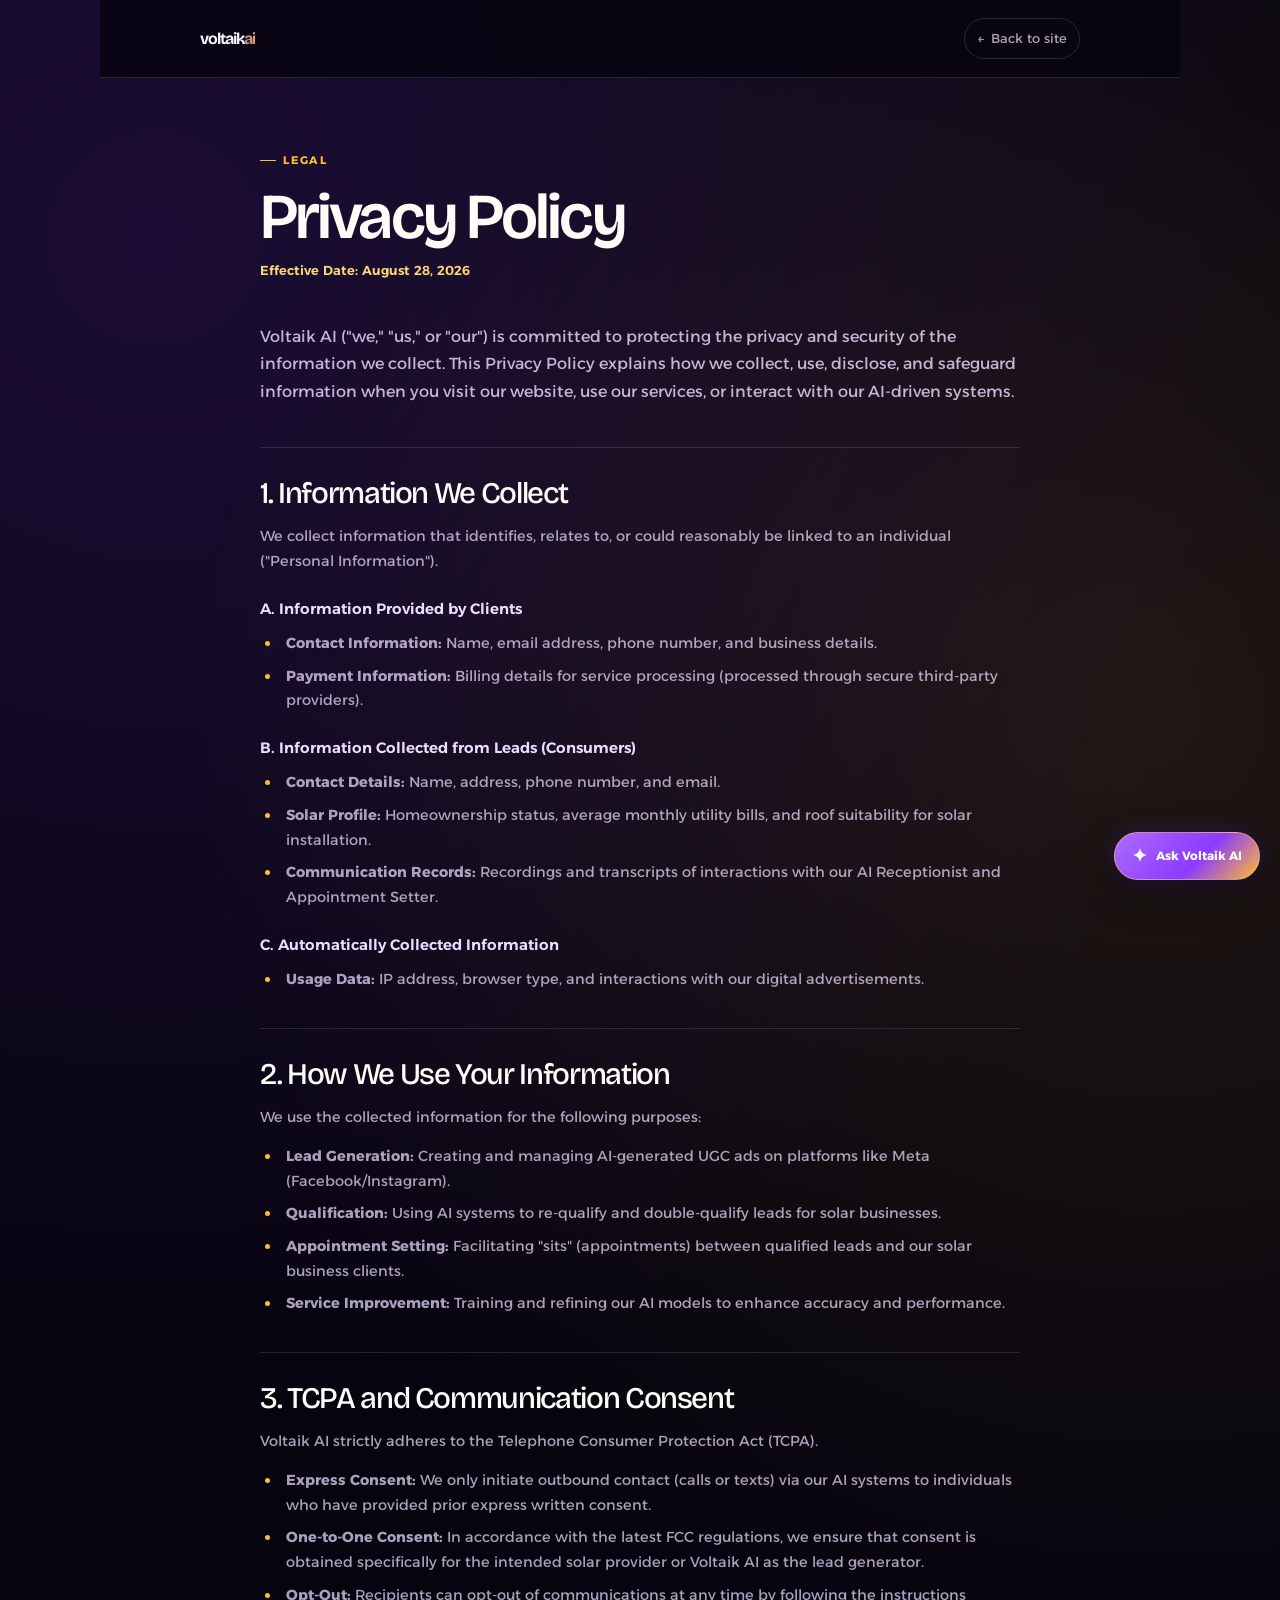
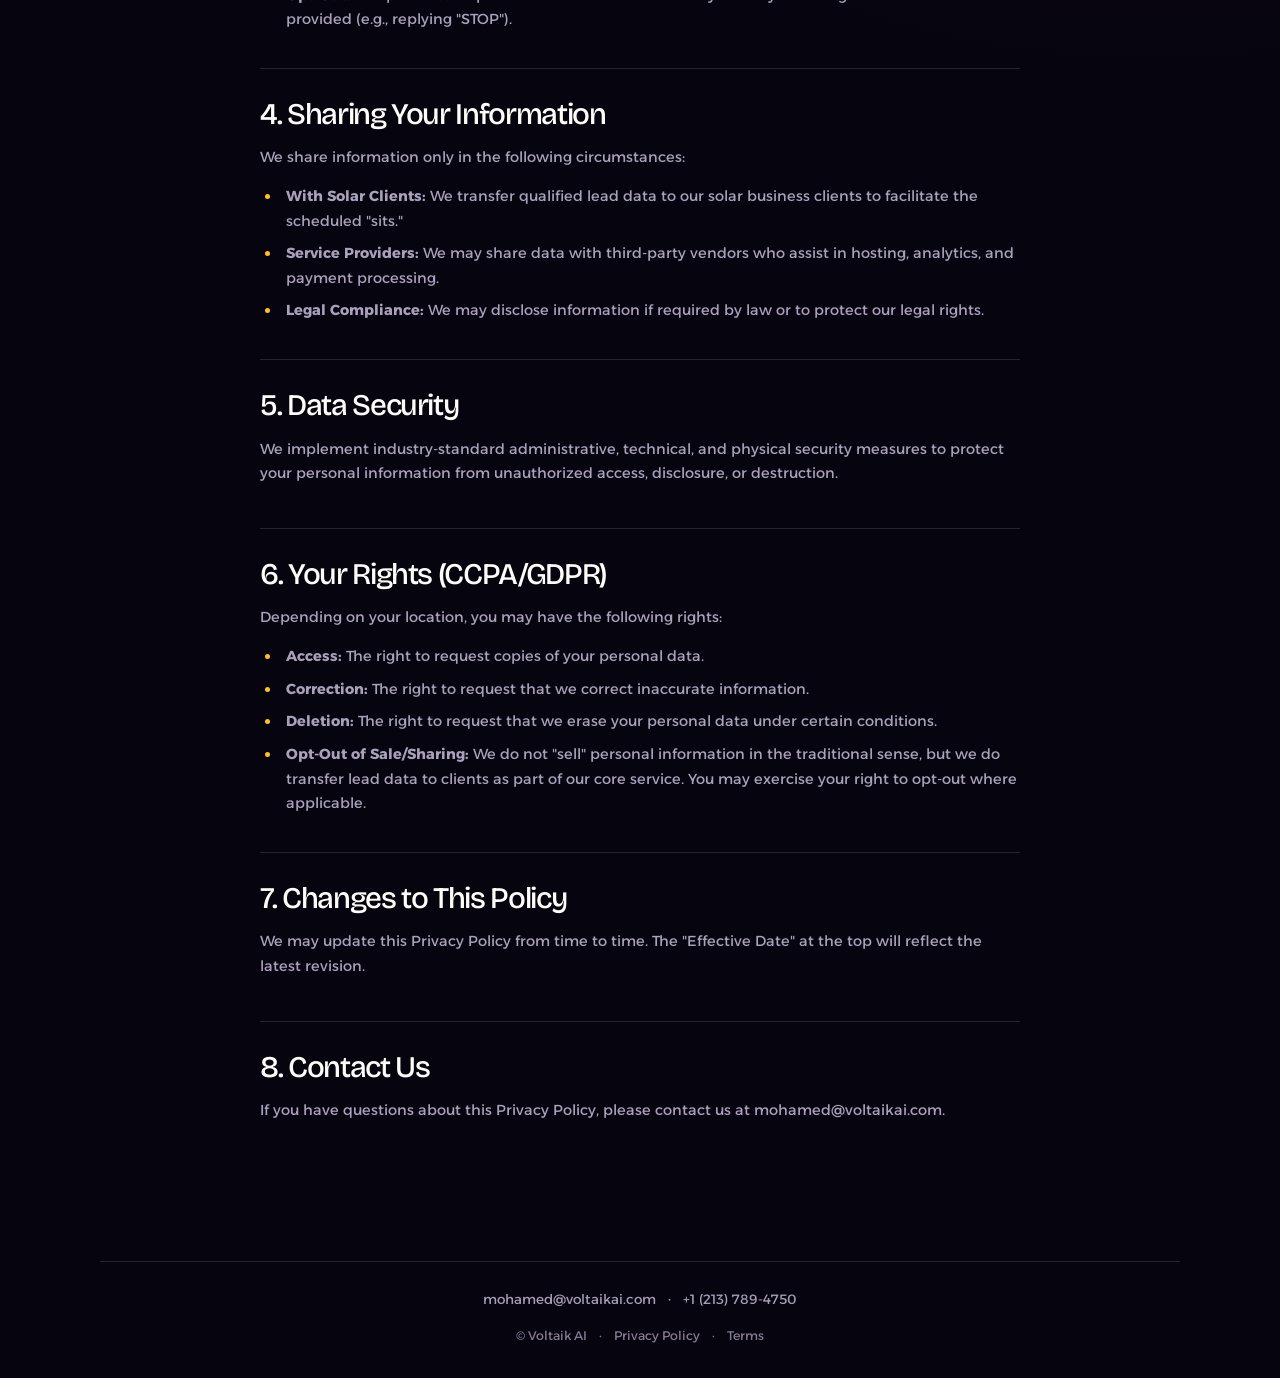
<file: privacy.html>
<!doctype html>
<html lang="en">
  <head>
    <meta charset="utf-8" />
    <meta name="viewport" content="width=device-width, initial-scale=1" />
    <meta name="author" content="Mohamed Boualamallah" />
    <title>Privacy Policy - Voltaik AI</title>
    <meta name="description" content="Read the Voltaik AI privacy policy and learn how we collect, use, and protect information." />
    <link rel="icon" type="image/png" href="https://assets.cdn.filesafe.space/N5PTcspkmCCeIrr8dXy7/media/6aa96abec73b042e140d70ef.png" />
    <link rel="preconnect" href="https://fonts.googleapis.com" />
    <link rel="preconnect" href="https://fonts.gstatic.com" crossorigin />
    <link href="https://fonts.googleapis.com/css2?family=Alexandria:wght@300;400;500;600;700&family=Bricolage+Grotesque:opsz,wght@12..96,400;12..96,600;12..96,800&display=swap" rel="stylesheet" />
    <link rel="stylesheet" href="/chatbot.css" />
    <style>
      :root {
        --void: #06040f;
        --plum: #170a30;
        --plum2: #1f0e3d;
        --violet: #8b3bff;
        --violet2: #ad6bff;
        --amber: #ffbe2e;
        --amber2: #ffd772;
        --lilac: #ecdcff;
        --paper: #f8f7ff;
        --headline: #fffdf8;
        --line: rgba(236, 220, 255, 0.14);
      }
      * { box-sizing: border-box; }
      html { background: var(--void); }
      body {
        margin: 0;
        min-width: 320px;
        background: var(--void);
        color: var(--paper);
        font-family: Alexandria, sans-serif;
        line-height: 1.7;
        -webkit-font-smoothing: antialiased;
        overflow-x: hidden;
      }
      a { color: inherit; text-decoration: none; }
      .shell {
        min-height: 100vh;
        background: radial-gradient(circle at 12% 8%, rgba(139, 59, 255, 0.16), transparent 40%), radial-gradient(circle at 90% 24%, rgba(255, 190, 46, 0.1), transparent 38%), var(--void);
      }
      .frame { width: min(100% - 32px, 1080px); margin-inline: auto; }
      .header {
        position: sticky;
        top: 0;
        z-index: 10;
        display: flex;
        align-items: center;
        justify-content: space-between;
        min-height: 60px;
        padding: 10px 12px;
        gap: 12px;
        border-bottom: 1px solid var(--line);
        background: rgba(6, 4, 15, 0.78);
        backdrop-filter: blur(14px);
        -webkit-backdrop-filter: blur(14px);
      }
      .brand {
        display: inline-flex;
        align-items: center;
        font-family: "Bricolage Grotesque", sans-serif;
        font-size: 16px;
        font-weight: 700;
        letter-spacing: -0.06em;
      }
      .ai { background: linear-gradient(120deg, var(--violet2), var(--amber)); -webkit-background-clip: text; background-clip: text; color: transparent; }
      .back {
        display: inline-flex;
        align-items: center;
        gap: 6px;
        min-height: 40px;
        padding: 8px 12px;
        border: 1px solid var(--line);
        border-radius: 999px;
        color: rgba(236, 220, 255, 0.72);
        font-size: 13px;
        transition: color 0.2s ease, border-color 0.2s ease, background 0.2s ease;
      }
      .back:hover { color: var(--paper); border-color: rgba(139, 59, 255, 0.55); background: rgba(139, 59, 255, 0.1); }
      main { padding: 64px 0 96px; }
      .legal { max-width: 760px; margin-inline: auto; }
      .label { display: inline-flex; align-items: center; gap: 7px; color: var(--amber); text-transform: uppercase; font-size: 11px; font-weight: 700; letter-spacing: 0.16em; }
      .label::before { content: ""; width: 16px; height: 1px; background: var(--amber); }
      h1, h2 { color: var(--headline); font-family: "Bricolage Grotesque", sans-serif; letter-spacing: -0.045em; }
      h1 { max-width: 680px; margin: 14px 0 10px; font-size: clamp(38px, 7vw, 64px); font-weight: 600; line-height: 1.02; }
      .effective { margin: 0 0 42px; color: var(--amber2); font-size: 13px; font-weight: 600; }
      .intro { margin: 0 0 42px; color: rgba(236, 220, 255, 0.82); font-size: 16px; }
      .policy-section { padding: 28px 0; border-top: 1px solid var(--line); }
      h2 { margin: 0 0 14px; font-size: clamp(22px, 4vw, 30px); font-weight: 500; line-height: 1.15; }
      h3 { margin: 22px 0 6px; color: var(--lilac); font-size: 15px; font-weight: 600; }
      p { margin: 0 0 14px; color: rgba(236, 220, 255, 0.72); font-size: 14.5px; }
      ul { margin: 10px 0 0; padding-left: 21px; color: rgba(236, 220, 255, 0.72); }
      li { padding-left: 5px; margin: 8px 0; font-size: 14.5px; }
      li::marker { color: var(--amber); }
      .footer { padding: 26px 0 32px; border-top: 1px solid var(--line); text-align: center; }
      .footer-contact, .footer-links { display: flex; flex-wrap: wrap; justify-content: center; gap: 8px 12px; }
      .footer-contact { margin-bottom: 14px; color: rgba(236, 220, 255, 0.7); font-size: 13.5px; }
      .footer-links { color: rgba(236, 220, 255, 0.55); font-size: 12.5px; }
      .footer a:hover { color: var(--paper); }
      @media (min-width: 700px) { .header { min-height: 78px; padding: 0 max(32px, calc((100vw - 1080px) / 2)); } }
      @media (max-width: 699px) { main { padding: 42px 0 64px; } .legal { width: min(100%, 640px); } h1 { font-size: clamp(38px, 12vw, 52px); } .effective { margin-bottom: 32px; } }
      @media (max-width: 420px) { .header { padding-inline: 8px; } .brand { font-size: 14px; } .back { padding-inline: 9px; font-size: 12px; } }
    </style>
  </head>
  <body>
    <div class="shell">
      <header class="header frame">
        <a class="brand" href="/">voltaik<span class="ai">ai</span></a>
        <a class="back" href="/"><span aria-hidden="true">&larr;</span> Back to site</a>
      </header>
      <main>
        <article class="legal frame">
          <span class="label">Legal</span>
          <h1>Privacy Policy</h1>
          <p class="effective">Effective Date: August 28, 2026</p>
          <p class="intro">Voltaik AI ("we," "us," or "our") is committed to protecting the privacy and security of the information we collect. This Privacy Policy explains how we collect, use, disclose, and safeguard information when you visit our website, use our services, or interact with our AI-driven systems.</p>

          <section class="policy-section">
            <h2>1. Information We Collect</h2>
            <p>We collect information that identifies, relates to, or could reasonably be linked to an individual ("Personal Information").</p>
            <h3>A. Information Provided by Clients</h3>
            <ul><li><strong>Contact Information:</strong> Name, email address, phone number, and business details.</li><li><strong>Payment Information:</strong> Billing details for service processing (processed through secure third-party providers).</li></ul>
            <h3>B. Information Collected from Leads (Consumers)</h3>
            <ul><li><strong>Contact Details:</strong> Name, address, phone number, and email.</li><li><strong>Solar Profile:</strong> Homeownership status, average monthly utility bills, and roof suitability for solar installation.</li><li><strong>Communication Records:</strong> Recordings and transcripts of interactions with our AI Receptionist and Appointment Setter.</li></ul>
            <h3>C. Automatically Collected Information</h3>
            <ul><li><strong>Usage Data:</strong> IP address, browser type, and interactions with our digital advertisements.</li></ul>
          </section>

          <section class="policy-section"><h2>2. How We Use Your Information</h2><p>We use the collected information for the following purposes:</p><ul><li><strong>Lead Generation:</strong> Creating and managing AI-generated UGC ads on platforms like Meta (Facebook/Instagram).</li><li><strong>Qualification:</strong> Using AI systems to re-qualify and double-qualify leads for solar businesses.</li><li><strong>Appointment Setting:</strong> Facilitating "sits" (appointments) between qualified leads and our solar business clients.</li><li><strong>Service Improvement:</strong> Training and refining our AI models to enhance accuracy and performance.</li></ul></section>

          <section class="policy-section"><h2>3. TCPA and Communication Consent</h2><p>Voltaik AI strictly adheres to the Telephone Consumer Protection Act (TCPA).</p><ul><li><strong>Express Consent:</strong> We only initiate outbound contact (calls or texts) via our AI systems to individuals who have provided prior express written consent.</li><li><strong>One-to-One Consent:</strong> In accordance with the latest FCC regulations, we ensure that consent is obtained specifically for the intended solar provider or Voltaik AI as the lead generator.</li><li><strong>Opt-Out:</strong> Recipients can opt-out of communications at any time by following the instructions provided (e.g., replying "STOP").</li></ul></section>

          <section class="policy-section"><h2>4. Sharing Your Information</h2><p>We share information only in the following circumstances:</p><ul><li><strong>With Solar Clients:</strong> We transfer qualified lead data to our solar business clients to facilitate the scheduled "sits."</li><li><strong>Service Providers:</strong> We may share data with third-party vendors who assist in hosting, analytics, and payment processing.</li><li><strong>Legal Compliance:</strong> We may disclose information if required by law or to protect our legal rights.</li></ul></section>

          <section class="policy-section"><h2>5. Data Security</h2><p>We implement industry-standard administrative, technical, and physical security measures to protect your personal information from unauthorized access, disclosure, or destruction.</p></section>

          <section class="policy-section"><h2>6. Your Rights (CCPA/GDPR)</h2><p>Depending on your location, you may have the following rights:</p><ul><li><strong>Access:</strong> The right to request copies of your personal data.</li><li><strong>Correction:</strong> The right to request that we correct inaccurate information.</li><li><strong>Deletion:</strong> The right to request that we erase your personal data under certain conditions.</li><li><strong>Opt-Out of Sale/Sharing:</strong> We do not "sell" personal information in the traditional sense, but we do transfer lead data to clients as part of our core service. You may exercise your right to opt-out where applicable.</li></ul></section>

          <section class="policy-section"><h2>7. Changes to This Policy</h2><p>We may update this Privacy Policy from time to time. The "Effective Date" at the top will reflect the latest revision.</p></section>

          <section class="policy-section"><h2>8. Contact Us</h2><p>If you have questions about this Privacy Policy, please contact us at <a href="mailto:mohamed@voltaikai.com">mohamed@voltaikai.com</a>.</p></section>
        </article>
      </main>
      <footer class="footer frame">
        <div class="footer-contact"><a href="mailto:mohamed@voltaikai.com">mohamed@voltaikai.com</a><span>&middot;</span><a href="tel:+12137894750">+1 (213) 789-4750</a></div>
        <div class="footer-links"><span>&copy; Voltaik AI</span><span>&middot;</span><a href="/privacy">Privacy Policy</a><span>&middot;</span><a href="/terms">Terms</a></div>
      </footer>
    </div>
    <script src="/chatbot.js"></script>
  </body>
</html>
</file>
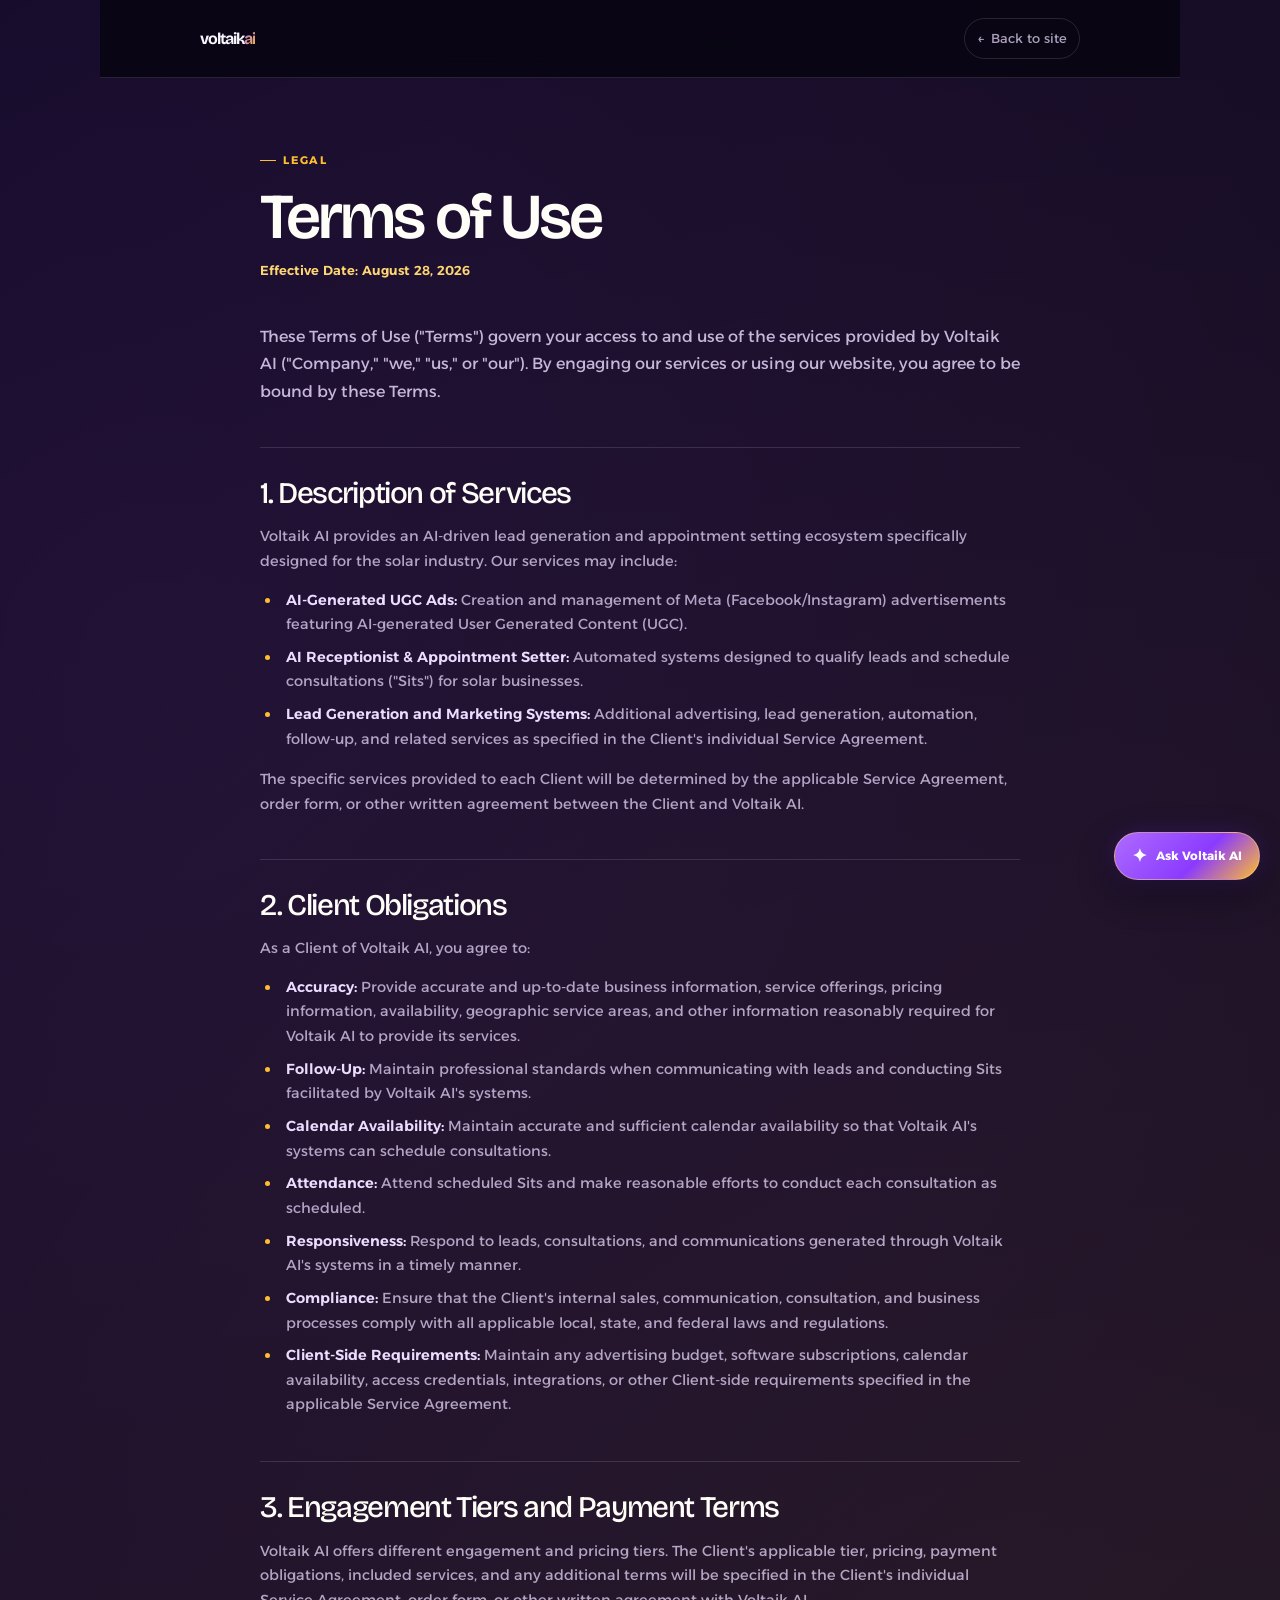
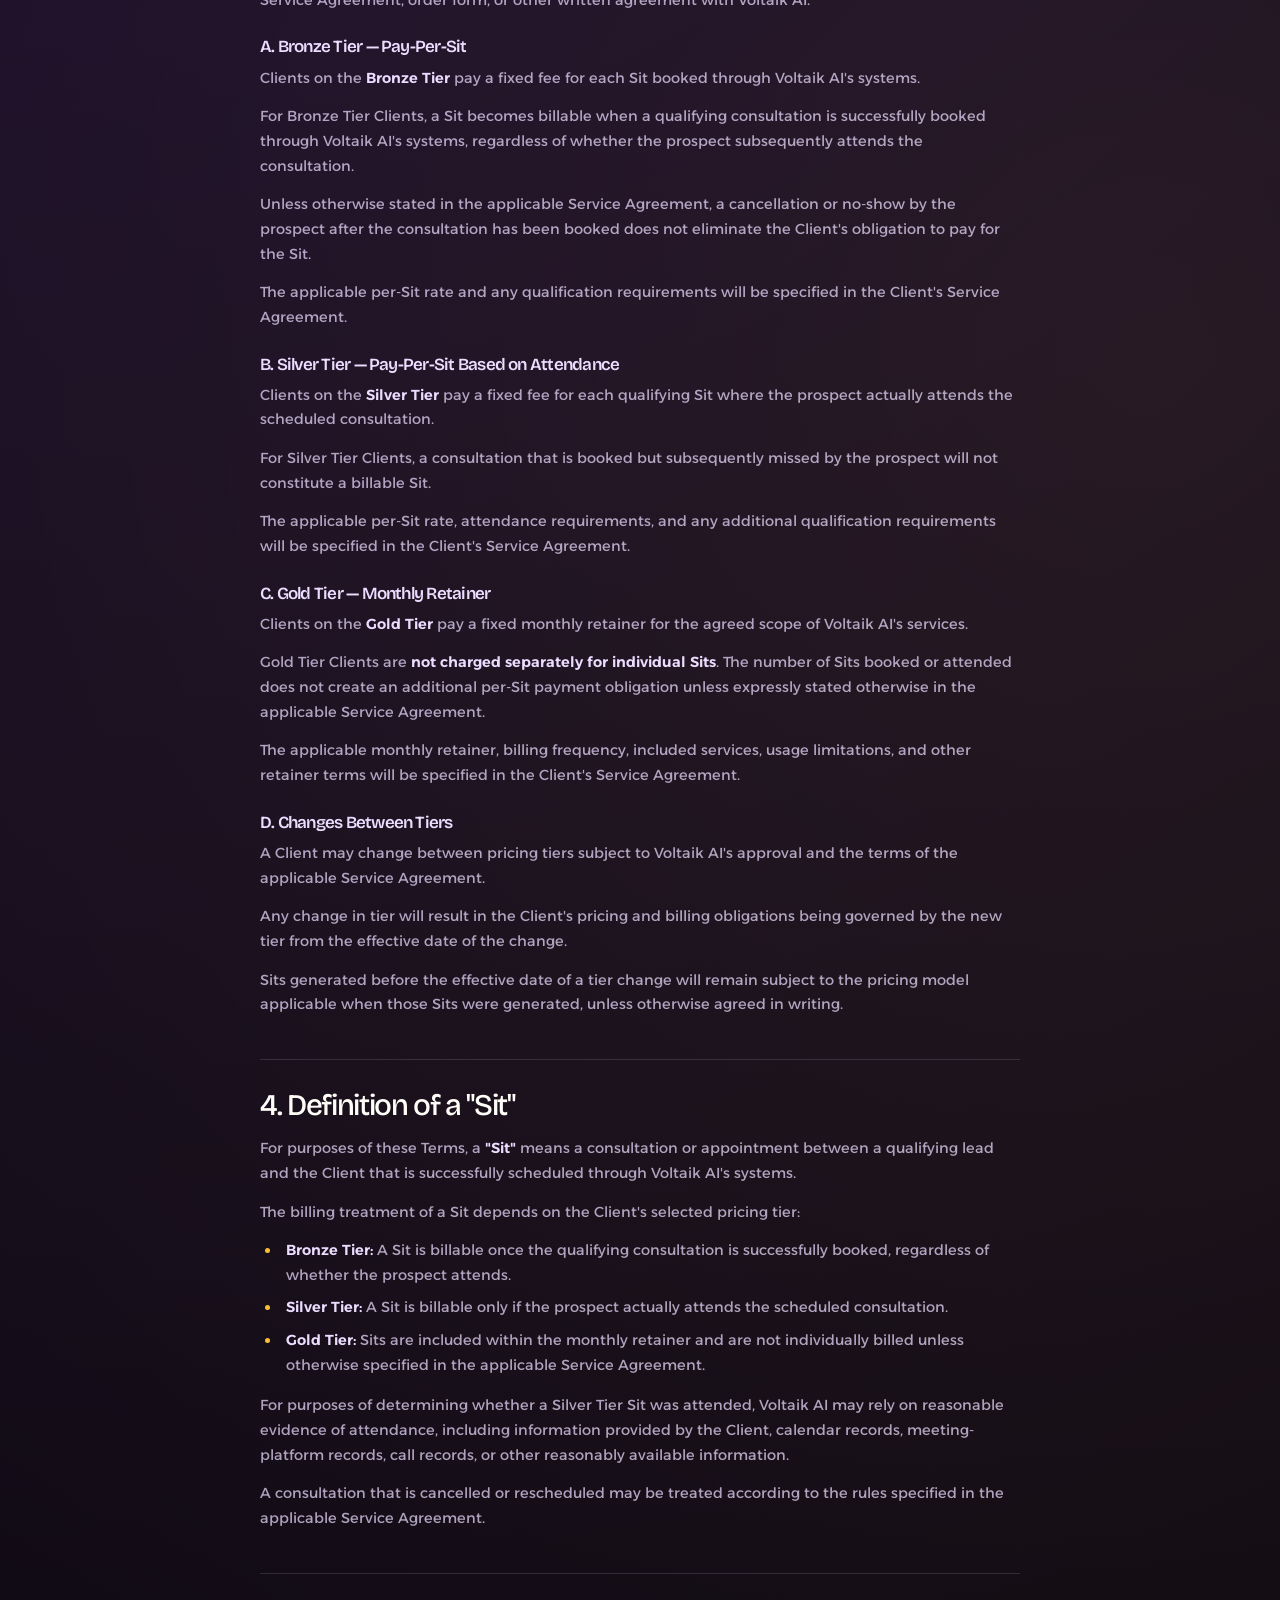
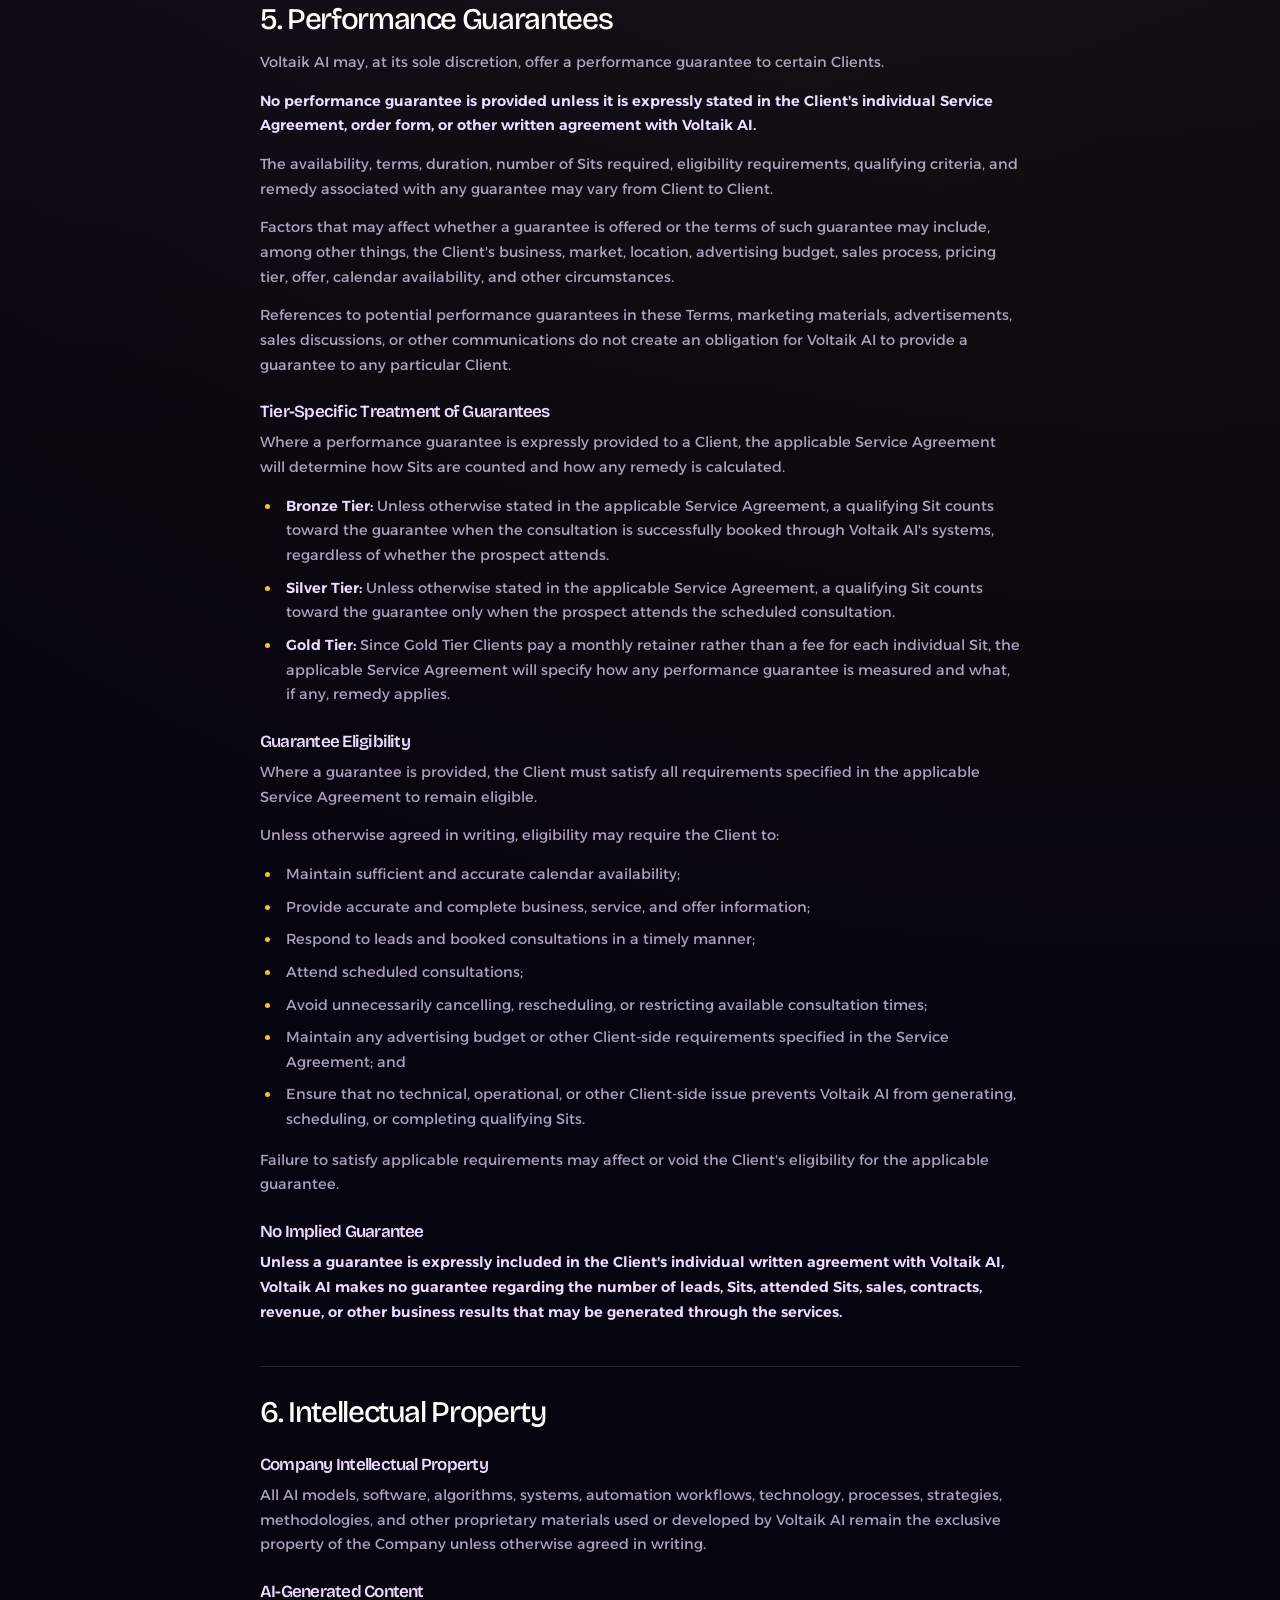
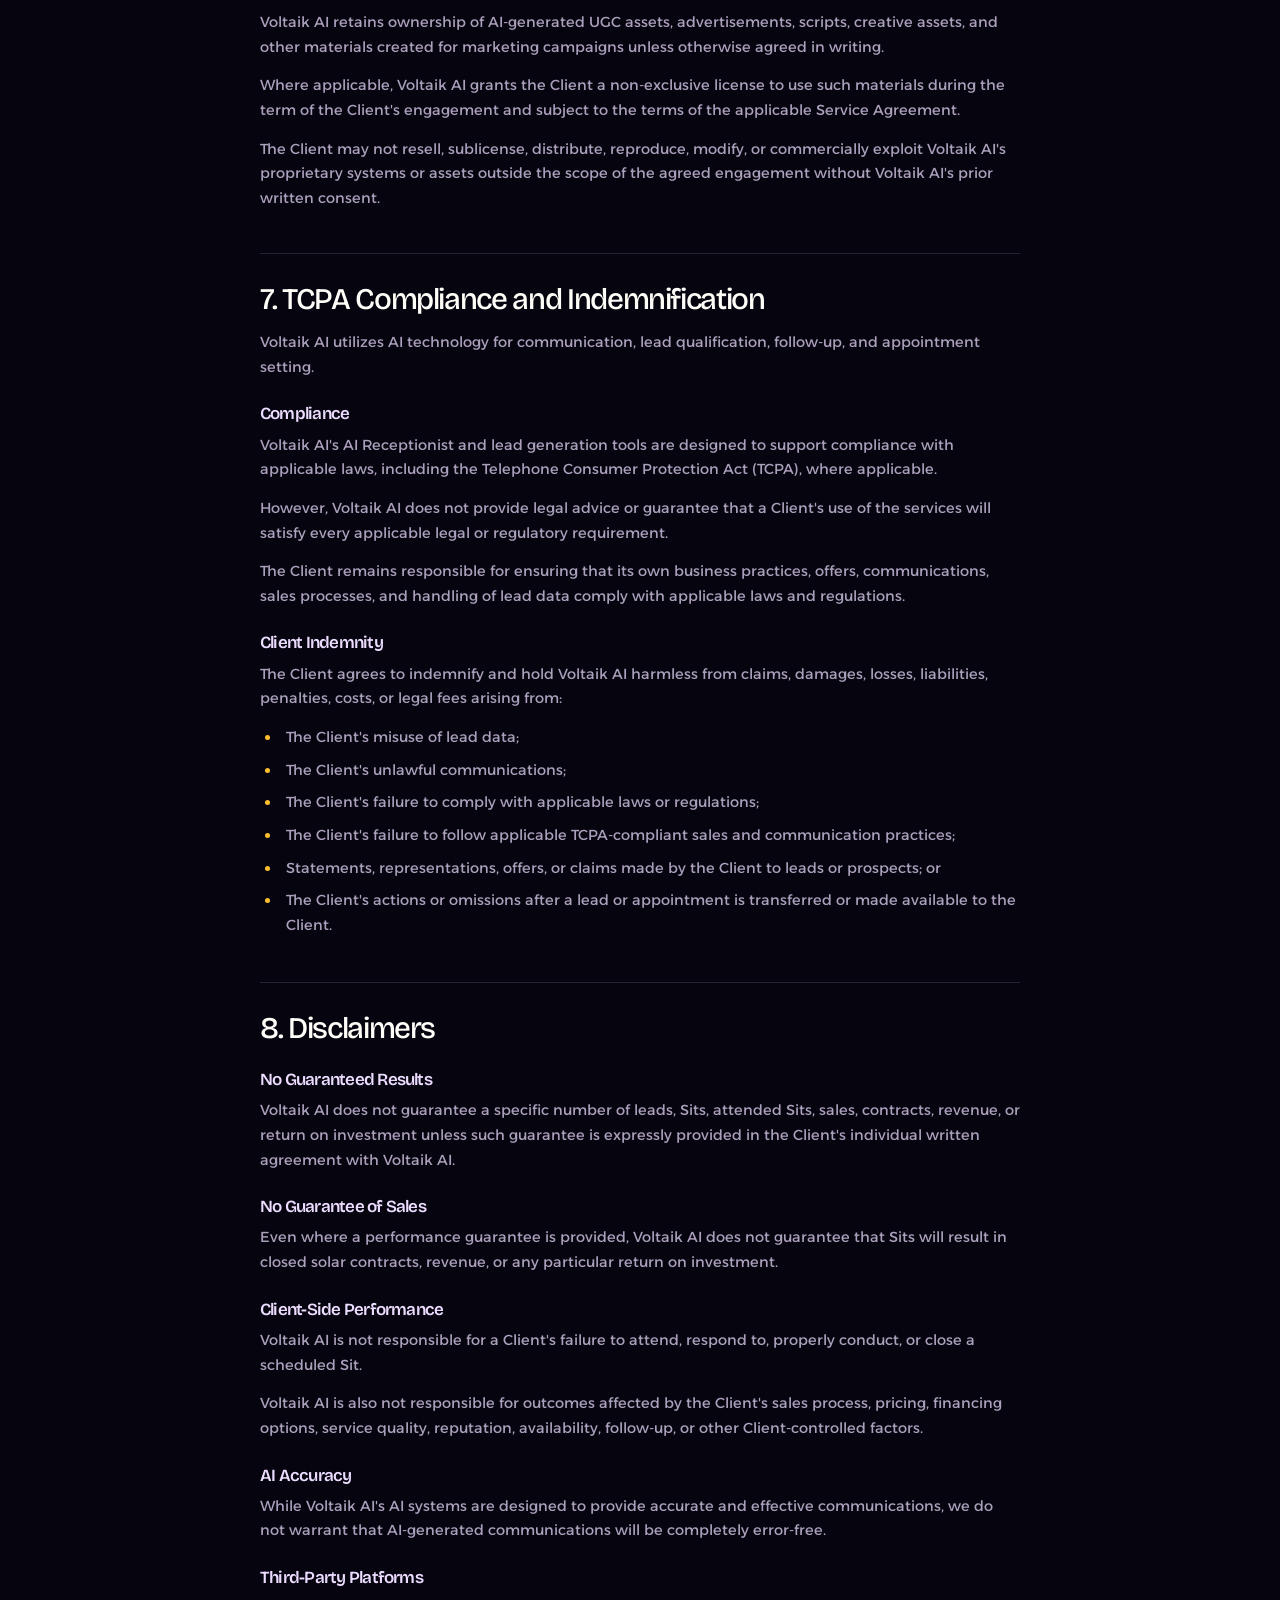
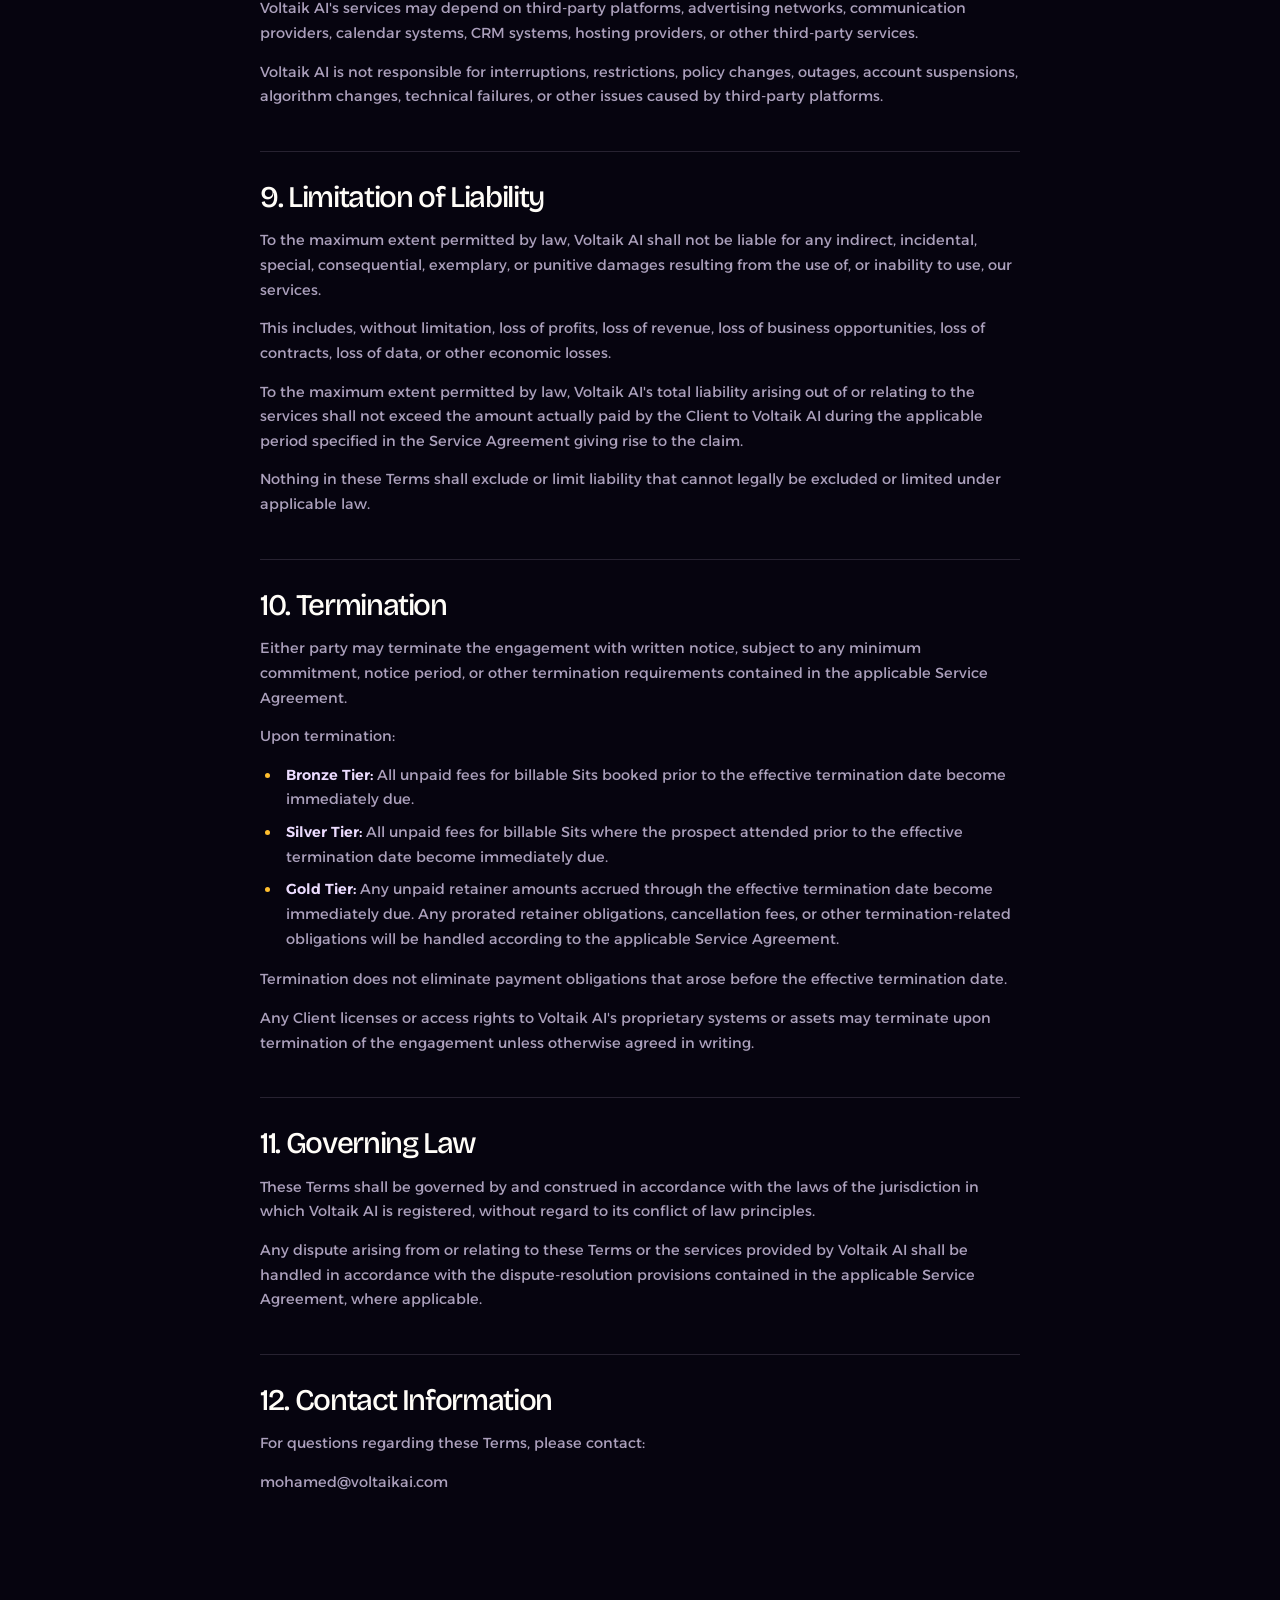
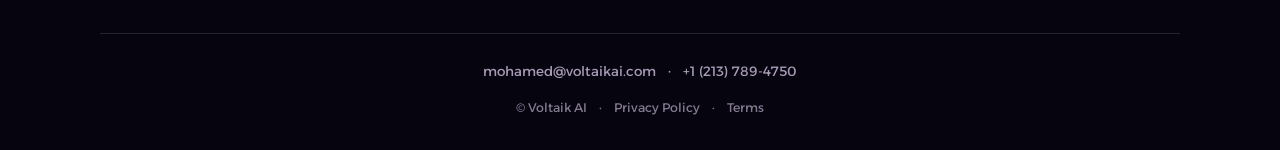
<file: terms.html>
<!doctype html>
<html lang="en">
  <head>
    <meta charset="utf-8" />
    <meta name="viewport" content="width=device-width, initial-scale=1" />
    <meta name="author" content="Mohamed Boualamallah" />
    <title>Terms of Use - Voltaik AI</title>
    <meta name="description" content="Read the Voltaik AI terms of use for clients and website visitors." />
    <link rel="icon" type="image/png" href="https://assets.cdn.filesafe.space/N5PTcspkmCCeIrr8dXy7/media/6aa96abec73b042e140d70ef.png" />
    <link rel="preconnect" href="https://fonts.googleapis.com" />
    <link rel="preconnect" href="https://fonts.gstatic.com" crossorigin />
    <link href="https://fonts.googleapis.com/css2?family=Alexandria:wght@300;400;500;600;700&family=Bricolage+Grotesque:opsz,wght@12..96,400;12..96,600;12..96,800&display=swap" rel="stylesheet" />
    <link rel="stylesheet" href="/chatbot.css" />
    <style>
      :root { --void:#06040f; --plum:#170a30; --plum2:#1f0e3d; --violet:#8b3bff; --violet2:#ad6bff; --amber:#ffbe2e; --amber2:#ffd772; --lilac:#ecdcff; --paper:#f8f7ff; --headline:#fffdf8; --line:rgba(236,220,255,.14); }
      * { box-sizing:border-box; }
      html { background:var(--void); }
      body { margin:0; min-width:320px; background:var(--void); color:var(--paper); font-family:Alexandria,sans-serif; line-height:1.7; -webkit-font-smoothing:antialiased; overflow-x:hidden; }
      a { color:inherit; text-decoration:none; }
      .shell { min-height:100vh; background:radial-gradient(circle at 12% 8%,rgba(139,59,255,.16),transparent 40%),radial-gradient(circle at 90% 24%,rgba(255,190,46,.1),transparent 38%),var(--void); }
      .frame { width:min(100% - 32px,1080px); margin-inline:auto; }
      .header { position:sticky; top:0; z-index:10; display:flex; align-items:center; justify-content:space-between; min-height:60px; padding:10px 12px; gap:12px; border-bottom:1px solid var(--line); background:rgba(6,4,15,.78); backdrop-filter:blur(14px); -webkit-backdrop-filter:blur(14px); }
      .brand { display:inline-flex; align-items:center; font-family:"Bricolage Grotesque",sans-serif; font-size:16px; font-weight:700; letter-spacing:-.06em; }
      .ai { background:linear-gradient(120deg,var(--violet2),var(--amber)); -webkit-background-clip:text; background-clip:text; color:transparent; }
      .back { display:inline-flex; align-items:center; gap:6px; min-height:40px; padding:8px 12px; border:1px solid var(--line); border-radius:999px; color:rgba(236,220,255,.72); font-size:13px; transition:color .2s ease,border-color .2s ease,background .2s ease; }
      .back:hover { color:var(--paper); border-color:rgba(139,59,255,.55); background:rgba(139,59,255,.1); }
      main { padding:64px 0 96px; }
      .legal { max-width:760px; margin-inline:auto; }
      .label { display:inline-flex; align-items:center; gap:7px; color:var(--amber); text-transform:uppercase; font-size:11px; font-weight:700; letter-spacing:.16em; }
      .label::before { content:""; width:16px; height:1px; background:var(--amber); }
      h1,h2,h3 { color:var(--headline); font-family:"Bricolage Grotesque",sans-serif; letter-spacing:-.045em; }
      h1 { margin:14px 0 10px; font-size:clamp(38px,7vw,64px); font-weight:600; line-height:1.02; }
      .effective { margin:0 0 42px; color:var(--amber2); font-size:13px; font-weight:600; }
      .intro { margin:0 0 42px; color:rgba(236,220,255,.82); font-size:16px; }
      .terms-section { padding:28px 0; border-top:1px solid var(--line); }
      h2 { margin:0 0 14px; font-size:clamp(22px,4vw,30px); font-weight:500; line-height:1.15; }
      h3 { margin:24px 0 8px; color:var(--lilac); font-size:17px; font-weight:600; line-height:1.25; }
      p { margin:0 0 14px; color:rgba(236,220,255,.72); font-size:14.5px; }
      ul { margin:10px 0 16px; padding-left:21px; color:rgba(236,220,255,.72); }
      li { padding-left:5px; margin:8px 0; font-size:14.5px; }
      li::marker { color:var(--amber); }
      strong { color:var(--lilac); font-weight:600; }
      .footer { padding:26px 0 32px; border-top:1px solid var(--line); text-align:center; }
      .footer-contact,.footer-links { display:flex; flex-wrap:wrap; justify-content:center; gap:8px 12px; }
      .footer-contact { margin-bottom:14px; color:rgba(236,220,255,.7); font-size:13.5px; }
      .footer-links { color:rgba(236,220,255,.55); font-size:12.5px; }
      .footer a:hover { color:var(--paper); }
      @media (min-width:700px) { .header { min-height:78px; padding:0 max(32px,calc((100vw - 1080px)/2)); } }
      @media (max-width:699px) { main { padding:42px 0 64px; } .legal { width:min(100%,640px); } h1 { font-size:clamp(38px,12vw,52px); } .effective { margin-bottom:32px; } }
      @media (max-width:420px) { .header { padding-inline:8px; } .brand { font-size:14px; } .back { padding-inline:9px; font-size:12px; } }
    </style>
  </head>
  <body>
    <div class="shell">
      <header class="header frame">
        <a class="brand" href="/">voltaik<span class="ai">ai</span></a>
        <a class="back" href="/"><span aria-hidden="true">&larr;</span> Back to site</a>
      </header>
      <main>
        <article class="legal frame">
          <span class="label">Legal</span>
          <h1>Terms of Use</h1>
          <p class="effective">Effective Date: August 28, 2026</p>
          <p class="intro">These Terms of Use ("Terms") govern your access to and use of the services provided by Voltaik AI ("Company," "we," "us," or "our"). By engaging our services or using our website, you agree to be bound by these Terms.</p>

          <section class="terms-section"><h2>1. Description of Services</h2><p>Voltaik AI provides an AI-driven lead generation and appointment setting ecosystem specifically designed for the solar industry. Our services may include:</p><ul><li><strong>AI-Generated UGC Ads:</strong> Creation and management of Meta (Facebook/Instagram) advertisements featuring AI-generated User Generated Content (UGC).</li><li><strong>AI Receptionist &amp; Appointment Setter:</strong> Automated systems designed to qualify leads and schedule consultations ("Sits") for solar businesses.</li><li><strong>Lead Generation and Marketing Systems:</strong> Additional advertising, lead generation, automation, follow-up, and related services as specified in the Client's individual Service Agreement.</li></ul><p>The specific services provided to each Client will be determined by the applicable Service Agreement, order form, or other written agreement between the Client and Voltaik AI.</p></section>

          <section class="terms-section"><h2>2. Client Obligations</h2><p>As a Client of Voltaik AI, you agree to:</p><ul><li><strong>Accuracy:</strong> Provide accurate and up-to-date business information, service offerings, pricing information, availability, geographic service areas, and other information reasonably required for Voltaik AI to provide its services.</li><li><strong>Follow-Up:</strong> Maintain professional standards when communicating with leads and conducting Sits facilitated by Voltaik AI's systems.</li><li><strong>Calendar Availability:</strong> Maintain accurate and sufficient calendar availability so that Voltaik AI's systems can schedule consultations.</li><li><strong>Attendance:</strong> Attend scheduled Sits and make reasonable efforts to conduct each consultation as scheduled.</li><li><strong>Responsiveness:</strong> Respond to leads, consultations, and communications generated through Voltaik AI's systems in a timely manner.</li><li><strong>Compliance:</strong> Ensure that the Client's internal sales, communication, consultation, and business processes comply with all applicable local, state, and federal laws and regulations.</li><li><strong>Client-Side Requirements:</strong> Maintain any advertising budget, software subscriptions, calendar availability, access credentials, integrations, or other Client-side requirements specified in the applicable Service Agreement.</li></ul></section>

          <section class="terms-section"><h2>3. Engagement Tiers and Payment Terms</h2><p>Voltaik AI offers different engagement and pricing tiers. The Client's applicable tier, pricing, payment obligations, included services, and any additional terms will be specified in the Client's individual Service Agreement, order form, or other written agreement with Voltaik AI.</p><h3>A. Bronze Tier — Pay-Per-Sit</h3><p>Clients on the <strong>Bronze Tier</strong> pay a fixed fee for each Sit booked through Voltaik AI's systems.</p><p>For Bronze Tier Clients, a Sit becomes billable when a qualifying consultation is successfully booked through Voltaik AI's systems, regardless of whether the prospect subsequently attends the consultation.</p><p>Unless otherwise stated in the applicable Service Agreement, a cancellation or no-show by the prospect after the consultation has been booked does not eliminate the Client's obligation to pay for the Sit.</p><p>The applicable per-Sit rate and any qualification requirements will be specified in the Client's Service Agreement.</p><h3>B. Silver Tier — Pay-Per-Sit Based on Attendance</h3><p>Clients on the <strong>Silver Tier</strong> pay a fixed fee for each qualifying Sit where the prospect actually attends the scheduled consultation.</p><p>For Silver Tier Clients, a consultation that is booked but subsequently missed by the prospect will not constitute a billable Sit.</p><p>The applicable per-Sit rate, attendance requirements, and any additional qualification requirements will be specified in the Client's Service Agreement.</p><h3>C. Gold Tier — Monthly Retainer</h3><p>Clients on the <strong>Gold Tier</strong> pay a fixed monthly retainer for the agreed scope of Voltaik AI's services.</p><p>Gold Tier Clients are <strong>not charged separately for individual Sits</strong>. The number of Sits booked or attended does not create an additional per-Sit payment obligation unless expressly stated otherwise in the applicable Service Agreement.</p><p>The applicable monthly retainer, billing frequency, included services, usage limitations, and other retainer terms will be specified in the Client's Service Agreement.</p><h3>D. Changes Between Tiers</h3><p>A Client may change between pricing tiers subject to Voltaik AI's approval and the terms of the applicable Service Agreement.</p><p>Any change in tier will result in the Client's pricing and billing obligations being governed by the new tier from the effective date of the change.</p><p>Sits generated before the effective date of a tier change will remain subject to the pricing model applicable when those Sits were generated, unless otherwise agreed in writing.</p></section>

          <section class="terms-section"><h2>4. Definition of a "Sit"</h2><p>For purposes of these Terms, a <strong>"Sit"</strong> means a consultation or appointment between a qualifying lead and the Client that is successfully scheduled through Voltaik AI's systems.</p><p>The billing treatment of a Sit depends on the Client's selected pricing tier:</p><ul><li><strong>Bronze Tier:</strong> A Sit is billable once the qualifying consultation is successfully booked, regardless of whether the prospect attends.</li><li><strong>Silver Tier:</strong> A Sit is billable only if the prospect actually attends the scheduled consultation.</li><li><strong>Gold Tier:</strong> Sits are included within the monthly retainer and are not individually billed unless otherwise specified in the applicable Service Agreement.</li></ul><p>For purposes of determining whether a Silver Tier Sit was attended, Voltaik AI may rely on reasonable evidence of attendance, including information provided by the Client, calendar records, meeting-platform records, call records, or other reasonably available information.</p><p>A consultation that is cancelled or rescheduled may be treated according to the rules specified in the applicable Service Agreement.</p></section>

          <section class="terms-section"><h2>5. Performance Guarantees</h2><p>Voltaik AI may, at its sole discretion, offer a performance guarantee to certain Clients.</p><p><strong>No performance guarantee is provided unless it is expressly stated in the Client's individual Service Agreement, order form, or other written agreement with Voltaik AI.</strong></p><p>The availability, terms, duration, number of Sits required, eligibility requirements, qualifying criteria, and remedy associated with any guarantee may vary from Client to Client.</p><p>Factors that may affect whether a guarantee is offered or the terms of such guarantee may include, among other things, the Client's business, market, location, advertising budget, sales process, pricing tier, offer, calendar availability, and other circumstances.</p><p>References to potential performance guarantees in these Terms, marketing materials, advertisements, sales discussions, or other communications do not create an obligation for Voltaik AI to provide a guarantee to any particular Client.</p><h3>Tier-Specific Treatment of Guarantees</h3><p>Where a performance guarantee is expressly provided to a Client, the applicable Service Agreement will determine how Sits are counted and how any remedy is calculated.</p><ul><li><strong>Bronze Tier:</strong> Unless otherwise stated in the applicable Service Agreement, a qualifying Sit counts toward the guarantee when the consultation is successfully booked through Voltaik AI's systems, regardless of whether the prospect attends.</li><li><strong>Silver Tier:</strong> Unless otherwise stated in the applicable Service Agreement, a qualifying Sit counts toward the guarantee only when the prospect attends the scheduled consultation.</li><li><strong>Gold Tier:</strong> Since Gold Tier Clients pay a monthly retainer rather than a fee for each individual Sit, the applicable Service Agreement will specify how any performance guarantee is measured and what, if any, remedy applies.</li></ul><h3>Guarantee Eligibility</h3><p>Where a guarantee is provided, the Client must satisfy all requirements specified in the applicable Service Agreement to remain eligible.</p><p>Unless otherwise agreed in writing, eligibility may require the Client to:</p><ul><li>Maintain sufficient and accurate calendar availability;</li><li>Provide accurate and complete business, service, and offer information;</li><li>Respond to leads and booked consultations in a timely manner;</li><li>Attend scheduled consultations;</li><li>Avoid unnecessarily cancelling, rescheduling, or restricting available consultation times;</li><li>Maintain any advertising budget or other Client-side requirements specified in the Service Agreement; and</li><li>Ensure that no technical, operational, or other Client-side issue prevents Voltaik AI from generating, scheduling, or completing qualifying Sits.</li></ul><p>Failure to satisfy applicable requirements may affect or void the Client's eligibility for the applicable guarantee.</p><h3>No Implied Guarantee</h3><p><strong>Unless a guarantee is expressly included in the Client's individual written agreement with Voltaik AI, Voltaik AI makes no guarantee regarding the number of leads, Sits, attended Sits, sales, contracts, revenue, or other business results that may be generated through the services.</strong></p></section>

          <section class="terms-section"><h2>6. Intellectual Property</h2><h3>Company Intellectual Property</h3><p>All AI models, software, algorithms, systems, automation workflows, technology, processes, strategies, methodologies, and other proprietary materials used or developed by Voltaik AI remain the exclusive property of the Company unless otherwise agreed in writing.</p><h3>AI-Generated Content</h3><p>Voltaik AI retains ownership of AI-generated UGC assets, advertisements, scripts, creative assets, and other materials created for marketing campaigns unless otherwise agreed in writing.</p><p>Where applicable, Voltaik AI grants the Client a non-exclusive license to use such materials during the term of the Client's engagement and subject to the terms of the applicable Service Agreement.</p><p>The Client may not resell, sublicense, distribute, reproduce, modify, or commercially exploit Voltaik AI's proprietary systems or assets outside the scope of the agreed engagement without Voltaik AI's prior written consent.</p></section>

          <section class="terms-section"><h2>7. TCPA Compliance and Indemnification</h2><p>Voltaik AI utilizes AI technology for communication, lead qualification, follow-up, and appointment setting.</p><h3>Compliance</h3><p>Voltaik AI's AI Receptionist and lead generation tools are designed to support compliance with applicable laws, including the Telephone Consumer Protection Act (TCPA), where applicable.</p><p>However, Voltaik AI does not provide legal advice or guarantee that a Client's use of the services will satisfy every applicable legal or regulatory requirement.</p><p>The Client remains responsible for ensuring that its own business practices, offers, communications, sales processes, and handling of lead data comply with applicable laws and regulations.</p><h3>Client Indemnity</h3><p>The Client agrees to indemnify and hold Voltaik AI harmless from claims, damages, losses, liabilities, penalties, costs, or legal fees arising from:</p><ul><li>The Client's misuse of lead data;</li><li>The Client's unlawful communications;</li><li>The Client's failure to comply with applicable laws or regulations;</li><li>The Client's failure to follow applicable TCPA-compliant sales and communication practices;</li><li>Statements, representations, offers, or claims made by the Client to leads or prospects; or</li><li>The Client's actions or omissions after a lead or appointment is transferred or made available to the Client.</li></ul></section>

          <section class="terms-section"><h2>8. Disclaimers</h2><h3>No Guaranteed Results</h3><p>Voltaik AI does not guarantee a specific number of leads, Sits, attended Sits, sales, contracts, revenue, or return on investment unless such guarantee is expressly provided in the Client's individual written agreement with Voltaik AI.</p><h3>No Guarantee of Sales</h3><p>Even where a performance guarantee is provided, Voltaik AI does not guarantee that Sits will result in closed solar contracts, revenue, or any particular return on investment.</p><h3>Client-Side Performance</h3><p>Voltaik AI is not responsible for a Client's failure to attend, respond to, properly conduct, or close a scheduled Sit.</p><p>Voltaik AI is also not responsible for outcomes affected by the Client's sales process, pricing, financing options, service quality, reputation, availability, follow-up, or other Client-controlled factors.</p><h3>AI Accuracy</h3><p>While Voltaik AI's AI systems are designed to provide accurate and effective communications, we do not warrant that AI-generated communications will be completely error-free.</p><h3>Third-Party Platforms</h3><p>Voltaik AI's services may depend on third-party platforms, advertising networks, communication providers, calendar systems, CRM systems, hosting providers, or other third-party services.</p><p>Voltaik AI is not responsible for interruptions, restrictions, policy changes, outages, account suspensions, algorithm changes, technical failures, or other issues caused by third-party platforms.</p></section>

          <section class="terms-section"><h2>9. Limitation of Liability</h2><p>To the maximum extent permitted by law, Voltaik AI shall not be liable for any indirect, incidental, special, consequential, exemplary, or punitive damages resulting from the use of, or inability to use, our services.</p><p>This includes, without limitation, loss of profits, loss of revenue, loss of business opportunities, loss of contracts, loss of data, or other economic losses.</p><p>To the maximum extent permitted by law, Voltaik AI's total liability arising out of or relating to the services shall not exceed the amount actually paid by the Client to Voltaik AI during the applicable period specified in the Service Agreement giving rise to the claim.</p><p>Nothing in these Terms shall exclude or limit liability that cannot legally be excluded or limited under applicable law.</p></section>

          <section class="terms-section"><h2>10. Termination</h2><p>Either party may terminate the engagement with written notice, subject to any minimum commitment, notice period, or other termination requirements contained in the applicable Service Agreement.</p><p>Upon termination:</p><ul><li><strong>Bronze Tier:</strong> All unpaid fees for billable Sits booked prior to the effective termination date become immediately due.</li><li><strong>Silver Tier:</strong> All unpaid fees for billable Sits where the prospect attended prior to the effective termination date become immediately due.</li><li><strong>Gold Tier:</strong> Any unpaid retainer amounts accrued through the effective termination date become immediately due. Any prorated retainer obligations, cancellation fees, or other termination-related obligations will be handled according to the applicable Service Agreement.</li></ul><p>Termination does not eliminate payment obligations that arose before the effective termination date.</p><p>Any Client licenses or access rights to Voltaik AI's proprietary systems or assets may terminate upon termination of the engagement unless otherwise agreed in writing.</p></section>

          <section class="terms-section"><h2>11. Governing Law</h2><p>These Terms shall be governed by and construed in accordance with the laws of the jurisdiction in which Voltaik AI is registered, without regard to its conflict of law principles.</p><p>Any dispute arising from or relating to these Terms or the services provided by Voltaik AI shall be handled in accordance with the dispute-resolution provisions contained in the applicable Service Agreement, where applicable.</p></section>

          <section class="terms-section"><h2>12. Contact Information</h2><p>For questions regarding these Terms, please contact:</p><p><a href="mailto:mohamed@voltaikai.com">mohamed@voltaikai.com</a></p></section>
        </article>
      </main>
      <footer class="footer frame">
        <div class="footer-contact"><a href="mailto:mohamed@voltaikai.com">mohamed@voltaikai.com</a><span>&middot;</span><a href="tel:+12137894750">+1 (213) 789-4750</a></div>
        <div class="footer-links"><span>&copy; Voltaik AI</span><span>&middot;</span><a href="/privacy">Privacy Policy</a><span>&middot;</span><a href="/terms">Terms</a></div>
      </footer>
    </div>
    <script src="/chatbot.js"></script>
  </body>
</html>
</file>
<file: chatbot.css>
.chatbot {
  position: fixed;
  right: 20px;
  bottom: 20px;
  z-index: 80;
  font-family: Alexandria, sans-serif;
}

.chatbot-toggle {
  display: inline-flex;
  align-items: center;
  gap: 9px;
  min-height: 48px;
  padding: 0 17px;
  border: 1px solid rgba(255, 215, 114, 0.45);
  border-radius: 999px;
  background: linear-gradient(135deg, #ad6bff, #8b3bff 58%, #ffbe2e);
  color: #fff;
  box-shadow: 0 12px 36px rgba(6, 4, 15, 0.45), 0 0 24px rgba(139, 59, 255, 0.22);
  cursor: pointer;
  font: inherit;
  font-size: 12px;
  font-weight: 700;
  transition: transform 180ms ease, box-shadow 180ms ease;
}

.chatbot-toggle[hidden] {
  display: none;
}

.chatbot-toggle:hover,
.chatbot-toggle:focus-visible {
  transform: translateY(-2px);
  box-shadow: 0 16px 42px rgba(6, 4, 15, 0.55), 0 0 30px rgba(139, 59, 255, 0.36);
}

.chatbot-toggle-mark {
  font-size: 18px;
  line-height: 1;
  animation: chatbot-spark 2.8s ease-in-out infinite;
}

.chatbot-panel {
  position: absolute;
  right: 0;
  bottom: 62px;
  display: flex;
  flex-direction: column;
  width: min(370px, calc(100vw - 28px));
  height: min(540px, calc(100vh - 110px));
  overflow: hidden;
  border: 1px solid rgba(236, 220, 255, 0.18);
  border-radius: 18px;
  background: rgba(14, 7, 31, 0.97);
  box-shadow: 0 24px 80px rgba(0, 0, 0, 0.5), 0 0 38px rgba(139, 59, 255, 0.16);
  backdrop-filter: blur(18px);
}

.chatbot-panel[hidden] {
  display: none;
}

.chatbot-panel:not([hidden]) {
  animation: chatbot-panel-in 260ms cubic-bezier(0.23, 1, 0.32, 1) both;
  transform-origin: bottom right;
}

.chatbot-panel.is-closing {
  animation: chatbot-panel-out 220ms ease-in both;
}

.chatbot-panel:not([hidden]) .chatbot-header > *,
.chatbot-panel:not([hidden]) .chatbot-message,
.chatbot-panel:not([hidden]) .chatbot-form,
.chatbot-panel:not([hidden]) .chatbot-status {
  animation: chatbot-content-in 320ms cubic-bezier(0.23, 1, 0.32, 1) both;
}

.chatbot-panel:not([hidden]) .chatbot-header > * {
  animation-delay: 90ms;
}

.chatbot-panel:not([hidden]) .chatbot-header > :last-child {
  animation-delay: 140ms;
}

.chatbot-panel:not([hidden]) .chatbot-message {
  animation-delay: 150ms;
}

.chatbot-panel:not([hidden]) .chatbot-message.is-new {
  animation: chatbot-message-in 260ms cubic-bezier(0.23, 1, 0.32, 1) both;
}

.chatbot-header {
  display: flex;
  align-items: flex-start;
  justify-content: space-between;
  padding: 18px 18px 15px;
  border-bottom: 1px solid rgba(236, 220, 255, 0.12);
  background: linear-gradient(135deg, rgba(139, 59, 255, 0.2), rgba(255, 190, 46, 0.07));
}

.chatbot-eyebrow {
  margin: 0 0 4px;
  color: #ffd772;
  font-size: 9px;
  font-weight: 700;
  letter-spacing: 0.16em;
}

.chatbot-header h2 {
  margin: 0;
  color: #fffdf8;
  font-family: "Bricolage Grotesque", sans-serif;
  font-size: 19px;
  line-height: 1.15;
}

.chatbot-close {
  width: 30px;
  height: 30px;
  border: 0;
  border-radius: 50%;
  background: rgba(236, 220, 255, 0.1);
  color: #ecdcff;
  cursor: pointer;
  font-size: 22px;
  line-height: 1;
}

.chatbot-messages {
  display: flex;
  flex: 1;
  flex-direction: column;
  gap: 10px;
  overflow-y: auto;
  padding: 16px;
}

.chatbot-message {
  max-width: 88%;
  padding: 10px 12px;
  border-radius: 12px;
  color: #f8f7ff;
  font-size: 12px;
  line-height: 1.55;
  white-space: pre-wrap;
}

.chatbot-message-assistant {
  align-self: flex-start;
  border: 1px solid rgba(236, 220, 255, 0.12);
  background: rgba(255, 255, 255, 0.07);
}

.chatbot-message-user {
  align-self: flex-end;
  background: #8b3bff;
}

.chatbot-form {
  display: flex;
  gap: 8px;
  margin: 0 12px;
  padding: 10px 0;
  border-top: 1px solid rgba(236, 220, 255, 0.12);
}

.chatbot-form textarea {
  flex: 1;
  min-width: 0;
  resize: none;
  padding: 10px 11px;
  border: 1px solid rgba(236, 220, 255, 0.18);
  border-radius: 10px;
  outline: none;
  background: rgba(0, 0, 0, 0.22);
  color: #fff;
  font: inherit;
  font-size: 12px;
}

.chatbot-form textarea:focus {
  border-color: #ad6bff;
}

.chatbot-form > button {
  align-self: stretch;
  width: 40px;
  border: 0;
  border-radius: 10px;
  background: #ffbe2e;
  color: #170a30;
  cursor: pointer;
  font-size: 21px;
  font-weight: 700;
}

.chatbot-form.is-busy > button {
  opacity: 0.55;
  cursor: wait;
}

.chatbot-status {
  min-height: 17px;
  margin: 0 16px 8px;
  color: #cbb9e9;
  font-size: 10px;
}

.chatbot-sr-only {
  position: absolute;
  width: 1px;
  height: 1px;
  padding: 0;
  overflow: hidden;
  clip: rect(0, 0, 0, 0);
  white-space: nowrap;
  border: 0;
}

@keyframes chatbot-panel-in {
  from {
    opacity: 0;
    transform: translateY(12px) scale(0.96);
  }
  to {
    opacity: 1;
    transform: translateY(0) scale(1);
  }
}

@keyframes chatbot-panel-out {
  from {
    opacity: 1;
    transform: translateY(0) scale(1);
  }
  to {
    opacity: 0;
    transform: translateY(12px) scale(0.96);
  }
}

@keyframes chatbot-content-in {
  from {
    opacity: 0;
    transform: translateY(8px);
  }
  to {
    opacity: 1;
    transform: translateY(0);
  }
}

@keyframes chatbot-message-in {
  from {
    opacity: 0;
    transform: translateY(8px) scale(0.98);
  }
  to {
    opacity: 1;
    transform: translateY(0) scale(1);
  }
}

@keyframes chatbot-spark {
  0%, 100% {
    transform: rotate(0deg) scale(1);
  }
  50% {
    transform: rotate(12deg) scale(1.12);
  }
}

@media (prefers-reduced-motion: reduce) {
  .chatbot-toggle-mark,
  .chatbot-panel:not([hidden]),
  .chatbot-panel.is-closing,
  .chatbot-panel:not([hidden]) .chatbot-header > *,
  .chatbot-panel:not([hidden]) .chatbot-message,
  .chatbot-panel:not([hidden]) .chatbot-form,
  .chatbot-panel:not([hidden]) .chatbot-status,
  .chatbot-panel:not([hidden]) .chatbot-message.is-new {
    animation: none;
  }
}

@media (max-width: 520px) {
  .chatbot {
    right: 14px;
    bottom: 14px;
  }

  .chatbot-panel {
    right: -2px;
    bottom: 60px;
    height: min(540px, calc(100vh - 92px));
  }
}
</file>
